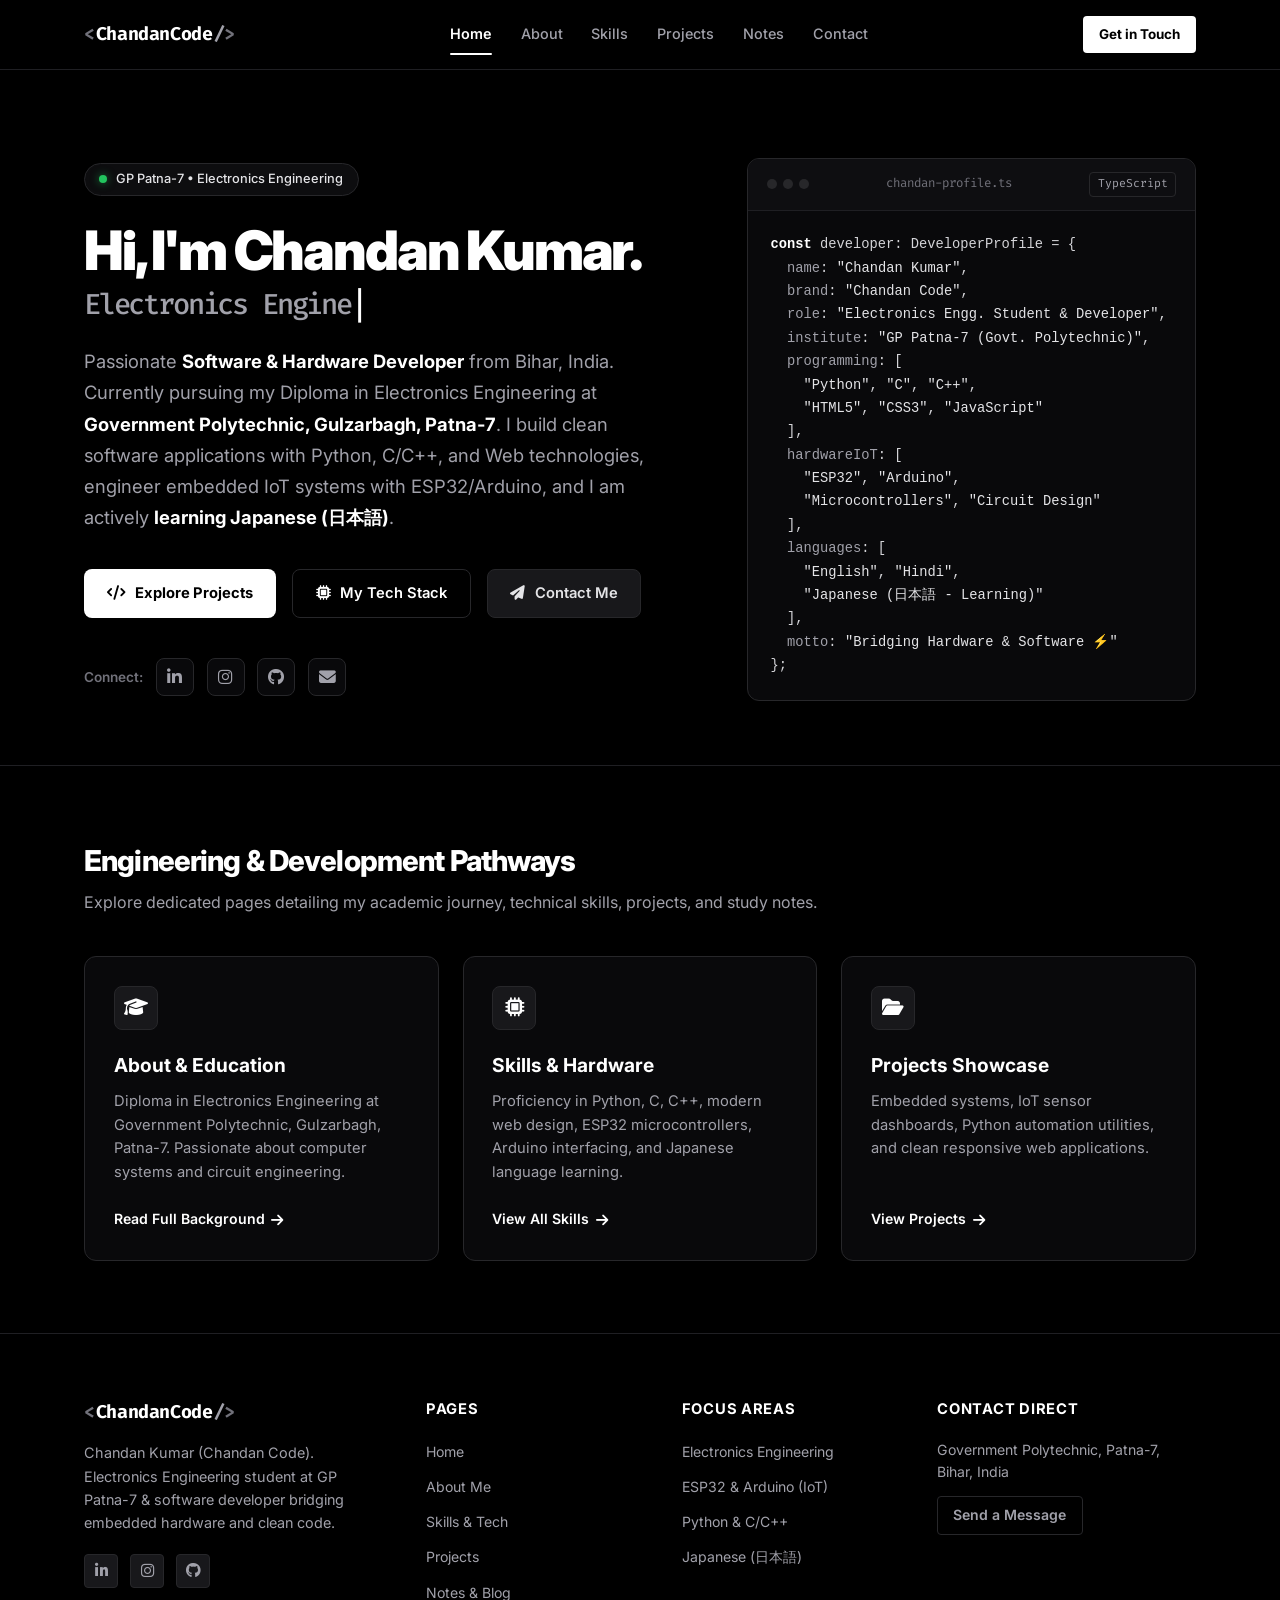
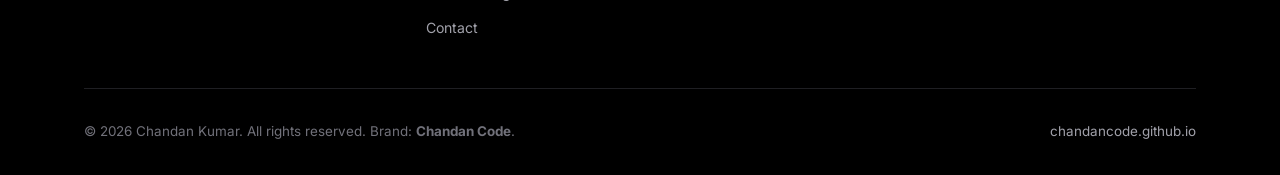
<file: index.html>
<!DOCTYPE html>
<html lang="en">
<head>
  <meta charset="UTF-8">
  <meta name="viewport" content="width=device-width, initial-scale=1.0">

  <!-- Google Search Console Verification -->
  <meta name="google-site-verification" content="LwDmIi6dR7YNNeRTumgiZf6WXeKPQ742-F4e2Irbvz4" />

  <!-- SEO & AEO Primary Metadata -->
  <title>Chandan Code | Chandan Kumar — Electronics Engineering &amp; Software Developer</title>
  <meta name="title" content="Chandan Code | Chandan Kumar — Electronics Engineering &amp; Software Developer">
  <meta name="description" content="Official website of Chandan Kumar (Chandan Code). Electronics Engineering student at GP Patna-7, Bihar. Specialized in Python, C/C++, Web Development, ESP32, Arduino, IoT, and learning Japanese.">
  <meta name="keywords" content="Chandan Code, Chandan Kumar, GP Patna 7, Government Polytechnic Gulzarbagh Patna, Electronics Engineering Bihar, Python Developer, C C++ Programmer, ESP32 IoT Developer, Chandan Code Portfolio">
  <meta name="author" content="Chandan Kumar (Chandan Code)">
  <meta name="robots" content="index, follow, max-image-preview:large, max-snippet:-1, max-video-preview:-1">
  <link rel="canonical" href="https://chandancode.github.io/">

  <!-- Open Graph / Social Media -->
  <meta property="og:type" content="website">
  <meta property="og:url" content="https://chandancode.github.io/">
  <meta property="og:site_name" content="Chandan Code">
  <meta property="og:title" content="Chandan Code — Chandan Kumar Portfolio">
  <meta property="og:description" content="Electronics Engineering student at GP Patna-7 &amp; Developer specializing in Python, C/C++, Web, ESP32, and IoT systems.">
  <meta property="og:image" content="https://chandancode.github.io/og-image.png">

  <!-- Twitter Cards -->
  <meta name="twitter:card" content="summary_large_image">
  <meta name="twitter:url" content="https://chandancode.github.io/">
  <meta name="twitter:title" content="Chandan Code | Chandan Kumar">
  <meta name="twitter:description" content="Electronics Engineering student at GP Patna-7 &amp; Developer building software and embedded IoT hardware.">

  <!-- Favicon -->
  <link rel="icon" type="image/svg+xml" href="data:image/svg+xml,<svg xmlns='http://www.w3.org/2000/svg' viewBox='0 0 100 100'><rect width='100' height='100' rx='16' fill='%23000'/><text x='50%' y='64%' font-size='44' font-family='monospace' font-weight='bold' fill='%23fff' text-anchor='middle'>&lt;C/&gt;</text></svg>">

  <!-- Typography & Icons (Inter, Fira Code, FontAwesome) -->
  <link rel="preconnect" href="https://fonts.googleapis.com">
  <link rel="preconnect" href="https://fonts.gstatic.com" crossorigin>
  <link href="https://fonts.googleapis.com/css2?family=Fira+Code:wght@400;500;600;700&family=Inter:wght@300;400;500;600;700;800;900&display=swap" rel="stylesheet">
  <link rel="stylesheet" href="https://cdnjs.cloudflare.com/ajax/libs/font-awesome/6.5.1/css/all.min.css" integrity="sha512-DTOQO9RWCH3ppGqcWaEA1BIZOC6xxalwEsw9c2QQeAIftl+Vegovlnee1c9QX4TctnWMn13TZye+giMm8e2LwA==" crossorigin="anonymous" referrerpolicy="no-referrer" />

  <!-- Pure Black & White Stylesheet -->
  <link rel="stylesheet" href="style.css">

  <!-- Schema.org JSON-LD Structured Data for Google & AI Models -->
  <script type="application/ld+json">
  {
    "@context": "https://schema.org",
    "@graph": [
      {
        "@type": "WebSite",
        "@id": "https://chandancode.github.io/#website",
        "url": "https://chandancode.github.io/",
        "name": "Chandan Code",
        "alternateName": ["ChandanCode", "Chandan Kumar Official"],
        "description": "Personal portfolio, engineering notes, and software/hardware projects of Chandan Kumar.",
        "publisher": {
          "@id": "https://chandancode.github.io/#person"
        }
      },
      {
        "@type": "Person",
        "@id": "https://chandancode.github.io/#person",
        "name": "Chandan Kumar",
        "alternateName": ["Chandan Code", "ChandanCode"],
        "jobTitle": "Electronics Engineering Student & Software/Hardware Developer",
        "alumniOf": {
          "@type": "EducationalOrganization",
          "name": "Government Polytechnic, Gulzarbagh, Patna-7 (GP Patna 7)"
        },
        "url": "https://chandancode.github.io/",
        "sameAs": [
          "https://www.linkedin.com/in/chandan-kumar-806581425",
          "https://www.instagram.com/ywusj99mskeo39eownwn",
          "https://github.com/chandancode"
        ],
        "knowsAbout": [
          "Electronics Engineering",
          "Python Programming",
          "C & C++",
          "HTML5 & CSS3",
          "JavaScript",
          "ESP32 & Arduino",
          "Internet of Things (IoT)",
          "Microcontrollers & Circuit Design",
          "Japanese Language (日本語)"
        ]
      }
    ]
  }
  </script>
</head>
<body>

  <!-- Sticky Header Navigation -->
  <header class="header">
    <div class="container nav-container">
      <a href="index.html" class="logo" aria-label="Chandan Code Home">
        <span class="logo-bracket">&lt;</span><span class="logo-name">ChandanCode</span><span class="logo-slash">&#47;</span><span class="logo-bracket">&gt;</span>
      </a>

      <!-- Multi-Page Navigation Menu -->
      <nav class="nav-menu" id="navMenu">
        <ul class="nav-list">
          <li><a href="index.html" class="nav-link active">Home</a></li>
          <li><a href="about.html" class="nav-link">About</a></li>
          <li><a href="skills.html" class="nav-link">Skills</a></li>
          <li><a href="projects.html" class="nav-link">Projects</a></li>
          <li><a href="blog.html" class="nav-link">Notes</a></li>
          <li><a href="contact.html" class="nav-link">Contact</a></li>
        </ul>
      </nav>

      <div class="nav-actions">
        <a href="contact.html" class="btn btn-sm btn-primary hide-mobile">Get in Touch</a>
        <button class="mobile-toggle" id="mobileToggle" aria-label="Toggle navigation">
          <span class="bar"></span>
          <span class="bar"></span>
          <span class="bar"></span>
        </button>
      </div>
    </div>
  </header>

  <main>
    <!-- HERO SECTION -->
    <section class="hero-section">
      <div class="container hero-grid">
        
        <div class="hero-left">
          <div class="status-pill">
            <span class="status-dot"></span>
            <span class="status-label">GP Patna-7 • Electronics Engineering</span>
          </div>

          <h1 class="hero-title">
            Hi, I'm Chandan Kumar.<br>
            <span class="hero-role-line">
              <span id="heroTypewriter">Electronics Engineering Student</span><span class="cursor">|</span>
            </span>
          </h1>

          <p class="hero-description">
            Passionate <strong>Software &amp; Hardware Developer</strong> from Bihar, India. Currently pursuing my Diploma in Electronics Engineering at <strong>Government Polytechnic, Gulzarbagh, Patna-7</strong>. I build clean software applications with Python, C/C++, and Web technologies, engineer embedded IoT systems with ESP32/Arduino, and I am actively <strong>learning Japanese (日本語)</strong>.
          </p>

          <div class="hero-buttons">
            <a href="projects.html" class="btn btn-primary">
              <i class="fa-solid fa-code"></i> Explore Projects
            </a>
            <a href="skills.html" class="btn btn-outline">
              <i class="fa-solid fa-microchip"></i> My Tech Stack
            </a>
            <a href="contact.html" class="btn btn-subtle">
              <i class="fa-solid fa-paper-plane"></i> Contact Me
            </a>
          </div>

          <!-- Socials Strip -->
          <div class="hero-socials">
            <span>Connect:</span>
            <a href="https://www.linkedin.com/in/chandan-kumar-806581425?utm_source=share_via&utm_content=profile&utm_medium=member_android" target="_blank" rel="noopener noreferrer" class="social-icon-btn" title="LinkedIn">
              <i class="fa-brands fa-linkedin-in"></i>
            </a>
            <a href="https://www.instagram.com/ywusj99mskeo39eownwn?xtok=MTA1b2xtd2MyNjZudQ==" target="_blank" rel="noopener noreferrer" class="social-icon-btn" title="Instagram">
              <i class="fa-brands fa-instagram"></i>
            </a>
            <a href="https://github.com/chandancode" target="_blank" rel="noopener noreferrer" class="social-icon-btn" title="GitHub">
              <i class="fa-brands fa-github"></i>
            </a>
            <a href="mailto:contact@chandancode.com" class="social-icon-btn" title="Email">
              <i class="fa-solid fa-envelope"></i>
            </a>
          </div>
        </div>

        <!-- Terminal Window Mockup (Apple / Vercel Pure Monochrome) -->
        <div class="hero-right">
          <div class="terminal-window">
            <div class="terminal-header">
              <div class="terminal-dots">
                <span class="dot"></span>
                <span class="dot"></span>
                <span class="dot"></span>
              </div>
              <span class="terminal-tab-name">chandan-profile.ts</span>
              <span class="terminal-tag">TypeScript</span>
            </div>
            <div class="terminal-body">
              <pre><code><span class="code-kw">const</span> developer: DeveloperProfile = {
  <span class="code-prop">name</span>: <span class="code-str">"Chandan Kumar"</span>,
  <span class="code-prop">brand</span>: <span class="code-str">"Chandan Code"</span>,
  <span class="code-prop">role</span>: <span class="code-str">"Electronics Engg. Student &amp; Developer"</span>,
  <span class="code-prop">institute</span>: <span class="code-str">"GP Patna-7 (Govt. Polytechnic)"</span>,
  <span class="code-prop">programming</span>: [
    <span class="code-str">"Python"</span>, <span class="code-str">"C"</span>, <span class="code-str">"C++"</span>, 
    <span class="code-str">"HTML5"</span>, <span class="code-str">"CSS3"</span>, <span class="code-str">"JavaScript"</span>
  ],
  <span class="code-prop">hardwareIoT</span>: [
    <span class="code-str">"ESP32"</span>, <span class="code-str">"Arduino"</span>, 
    <span class="code-str">"Microcontrollers"</span>, <span class="code-str">"Circuit Design"</span>
  ],
  <span class="code-prop">languages</span>: [
    <span class="code-str">"English"</span>, <span class="code-str">"Hindi"</span>, 
    <span class="code-str">"Japanese (日本語 - Learning)"</span>
  ],
  <span class="code-prop">motto</span>: <span class="code-str">"Bridging Hardware &amp; Software ⚡"</span>
};</code></pre>
            </div>
          </div>
        </div>

      </div>
    </section>

    <!-- OVERVIEW CARDS (Multi-Page Pathways) -->
    <section class="overview-section">
      <div class="container">
        <div class="section-headline">
          <h2>Engineering &amp; Development Pathways</h2>
          <p>Explore dedicated pages detailing my academic journey, technical skills, projects, and study notes.</p>
        </div>

        <div class="home-cards-grid">
          
          <div class="overview-card">
            <div class="overview-card-icon"><i class="fa-solid fa-graduation-cap"></i></div>
            <h3>About &amp; Education</h3>
            <p>Diploma in Electronics Engineering at Government Polytechnic, Gulzarbagh, Patna-7. Passionate about computer systems and circuit engineering.</p>
            <a href="about.html" class="card-arrow-link">Read Full Background <i class="fa-solid fa-arrow-right"></i></a>
          </div>

          <div class="overview-card">
            <div class="overview-card-icon"><i class="fa-solid fa-microchip"></i></div>
            <h3>Skills &amp; Hardware</h3>
            <p>Proficiency in Python, C, C++, modern web design, ESP32 microcontrollers, Arduino interfacing, and Japanese language learning.</p>
            <a href="skills.html" class="card-arrow-link">View All Skills <i class="fa-solid fa-arrow-right"></i></a>
          </div>

          <div class="overview-card">
            <div class="overview-card-icon"><i class="fa-solid fa-folder-open"></i></div>
            <h3>Projects Showcase</h3>
            <p>Embedded systems, IoT sensor dashboards, Python automation utilities, and clean responsive web applications.</p>
            <a href="projects.html" class="card-arrow-link">View Projects <i class="fa-solid fa-arrow-right"></i></a>
          </div>

        </div>
      </div>
    </section>
  </main>

  <!-- PURE BLACK FOOTER -->
  <footer class="footer">
    <div class="container">
      <div class="footer-top">
        
        <div class="footer-about">
          <a href="index.html" class="logo">
            <span class="logo-bracket">&lt;</span><span class="logo-name">ChandanCode</span><span class="logo-slash">&#47;</span><span class="logo-bracket">&gt;</span>
          </a>
          <p>
            Chandan Kumar (Chandan Code). Electronics Engineering student at GP Patna-7 &amp; software developer bridging embedded hardware and clean code.
          </p>
          <div class="footer-social-links">
            <a href="https://www.linkedin.com/in/chandan-kumar-806581425?utm_source=share_via&utm_content=profile&utm_medium=member_android" target="_blank" rel="noopener noreferrer" title="LinkedIn"><i class="fa-brands fa-linkedin-in"></i></a>
            <a href="https://www.instagram.com/ywusj99mskeo39eownwn?xtok=MTA1b2xtd2MyNjZudQ==" target="_blank" rel="noopener noreferrer" title="Instagram"><i class="fa-brands fa-instagram"></i></a>
            <a href="https://github.com/chandancode" target="_blank" rel="noopener noreferrer" title="GitHub"><i class="fa-brands fa-github"></i></a>
          </div>
        </div>

        <div class="footer-col">
          <h4>Pages</h4>
          <ul>
            <li><a href="index.html">Home</a></li>
            <li><a href="about.html">About Me</a></li>
            <li><a href="skills.html">Skills &amp; Tech</a></li>
            <li><a href="projects.html">Projects</a></li>
            <li><a href="blog.html">Notes &amp; Blog</a></li>
            <li><a href="contact.html">Contact</a></li>
          </ul>
        </div>

        <div class="footer-col">
          <h4>Focus Areas</h4>
          <ul>
            <li><a href="skills.html">Electronics Engineering</a></li>
            <li><a href="skills.html">ESP32 &amp; Arduino (IoT)</a></li>
            <li><a href="skills.html">Python &amp; C/C++</a></li>
            <li><a href="skills.html">Japanese (日本語)</a></li>
          </ul>
        </div>

        <div class="footer-col">
          <h4>Contact Direct</h4>
          <p style="font-size: 0.88rem; color: #a1a1aa; margin-bottom: 0.75rem;">Government Polytechnic, Patna-7, Bihar, India</p>
          <a href="contact.html" class="btn btn-sm btn-outline">Send a Message</a>
        </div>

      </div>

      <div class="footer-bottom">
        <p>&copy; 2026 Chandan Kumar. All rights reserved. Brand: <strong>Chandan Code</strong>.</p>
        <p><a href="https://chandancode.github.io/">chandancode.github.io</a></p>
      </div>
    </div>
  </footer>

  <script src="script.js"></script>
</body>
</html>
</file>
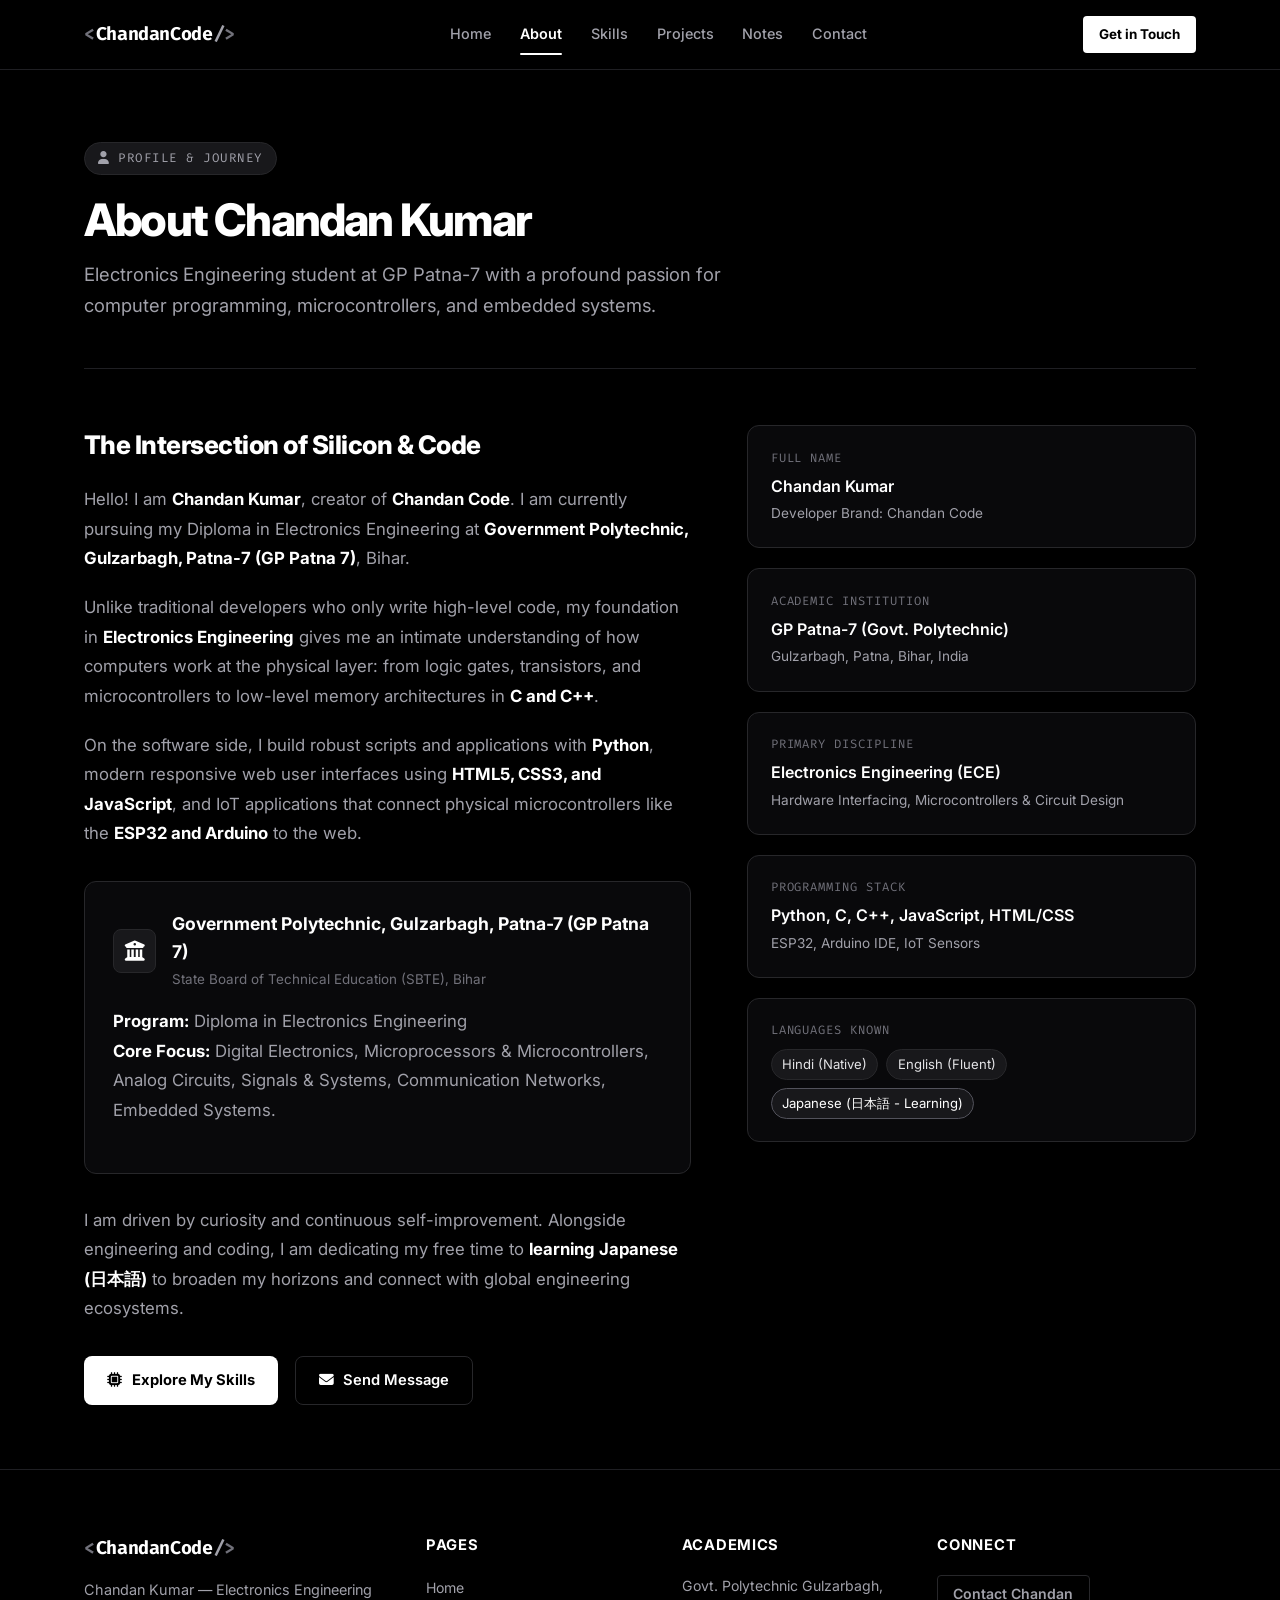
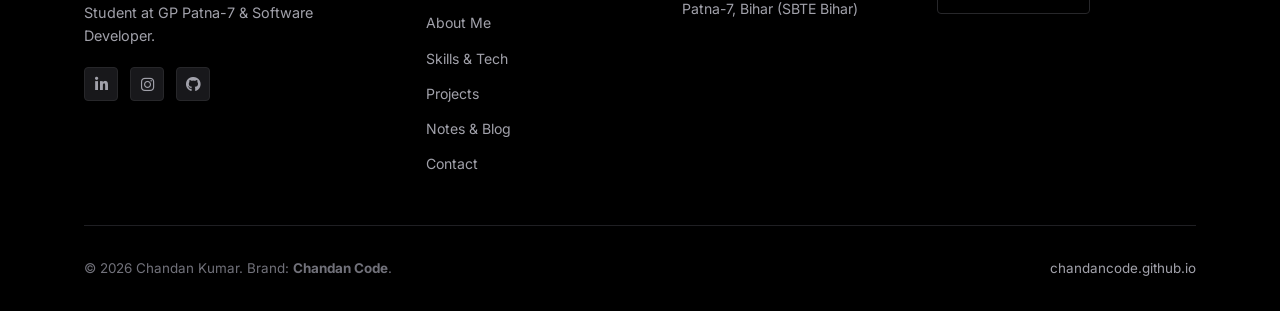
<file: about.html>
<!DOCTYPE html>
<html lang="en">
<head>
  <meta charset="UTF-8">
  <meta name="viewport" content="width=device-width, initial-scale=1.0">
  <meta name="google-site-verification" content="LwDmIi6dR7YNNeRTumgiZf6WXeKPQ742-F4e2Irbvz4" />

  <title>About Me | Chandan Kumar — Chandan Code</title>
  <meta name="title" content="About Me | Chandan Kumar — Chandan Code">
  <meta name="description" content="Biography and academic background of Chandan Kumar (Chandan Code). Electronics Engineering student at Government Polytechnic, Gulzarbagh, Patna-7 (GP Patna 7), Bihar.">
  <meta name="author" content="Chandan Kumar">
  <meta name="robots" content="index, follow">
  <link rel="canonical" href="https://chandancode.github.io/about.html">

  <link rel="icon" type="image/svg+xml" href="data:image/svg+xml,<svg xmlns='http://www.w3.org/2000/svg' viewBox='0 0 100 100'><rect width='100' height='100' rx='16' fill='%23000'/><text x='50%' y='64%' font-size='44' font-family='monospace' font-weight='bold' fill='%23fff' text-anchor='middle'>&lt;C/&gt;</text></svg>">
  <link rel="preconnect" href="https://fonts.googleapis.com">
  <link rel="preconnect" href="https://fonts.gstatic.com" crossorigin>
  <link href="https://fonts.googleapis.com/css2?family=Fira+Code:wght@400;500;600;700&family=Inter:wght@300;400;500;600;700;800;900&display=swap" rel="stylesheet">
  <link rel="stylesheet" href="https://cdnjs.cloudflare.com/ajax/libs/font-awesome/6.5.1/css/all.min.css">
  <link rel="stylesheet" href="style.css">

  <script type="application/ld+json">
  {
    "@context": "https://schema.org",
    "@type": "AboutPage",
    "name": "About Chandan Kumar",
    "url": "https://chandancode.github.io/about.html",
    "mainEntity": {
      "@type": "Person",
      "name": "Chandan Kumar",
      "alternateName": "Chandan Code",
      "alumniOf": "Government Polytechnic, Gulzarbagh, Patna-7 (GP Patna 7)",
      "jobTitle": "Electronics Engineering Student & Developer"
    }
  }
  </script>
</head>
<body>

  <!-- Header -->
  <header class="header">
    <div class="container nav-container">
      <a href="index.html" class="logo">
        <span class="logo-bracket">&lt;</span><span class="logo-name">ChandanCode</span><span class="logo-slash">&#47;</span><span class="logo-bracket">&gt;</span>
      </a>

      <nav class="nav-menu" id="navMenu">
        <ul class="nav-list">
          <li><a href="index.html" class="nav-link">Home</a></li>
          <li><a href="about.html" class="nav-link active">About</a></li>
          <li><a href="skills.html" class="nav-link">Skills</a></li>
          <li><a href="projects.html" class="nav-link">Projects</a></li>
          <li><a href="blog.html" class="nav-link">Notes</a></li>
          <li><a href="contact.html" class="nav-link">Contact</a></li>
        </ul>
      </nav>

      <div class="nav-actions">
        <a href="contact.html" class="btn btn-sm btn-primary hide-mobile">Get in Touch</a>
        <button class="mobile-toggle" id="mobileToggle" aria-label="Toggle navigation">
          <span class="bar"></span><span class="bar"></span><span class="bar"></span>
        </button>
      </div>
    </div>
  </header>

  <main>
    <div class="container">
      
      <!-- Page Header -->
      <div class="page-header">
        <div class="section-tag"><i class="fa-solid fa-user"></i> Profile &amp; Journey</div>
        <h1 class="page-title">About Chandan Kumar</h1>
        <p class="page-subtitle">Electronics Engineering student at GP Patna-7 with a profound passion for computer programming, microcontrollers, and embedded systems.</p>
      </div>

      <!-- About Grid -->
      <div class="about-grid">
        
        <div class="about-text">
          <h3>The Intersection of Silicon &amp; Code</h3>
          <p>
            Hello! I am <strong>Chandan Kumar</strong>, creator of <strong>Chandan Code</strong>. I am currently pursuing my Diploma in Electronics Engineering at <strong>Government Polytechnic, Gulzarbagh, Patna-7 (GP Patna 7)</strong>, Bihar.
          </p>
          <p>
            Unlike traditional developers who only write high-level code, my foundation in <strong>Electronics Engineering</strong> gives me an intimate understanding of how computers work at the physical layer: from logic gates, transistors, and microcontrollers to low-level memory architectures in <strong>C and C++</strong>.
          </p>
          <p>
            On the software side, I build robust scripts and applications with <strong>Python</strong>, modern responsive web user interfaces using <strong>HTML5, CSS3, and JavaScript</strong>, and IoT applications that connect physical microcontrollers like the <strong>ESP32 and Arduino</strong> to the web.
          </p>

          <!-- Education Card -->
          <div class="education-box">
            <div class="edu-header">
              <div class="edu-icon"><i class="fa-solid fa-building-columns"></i></div>
              <div class="edu-title">
                <h4>Government Polytechnic, Gulzarbagh, Patna-7 (GP Patna 7)</h4>
                <span>State Board of Technical Education (SBTE), Bihar</span>
              </div>
            </div>
            <p class="edu-details">
              <strong>Program:</strong> Diploma in Electronics Engineering<br>
              <strong>Core Focus:</strong> Digital Electronics, Microprocessors &amp; Microcontrollers, Analog Circuits, Signals &amp; Systems, Communication Networks, Embedded Systems.
            </p>
          </div>

          <p>
            I am driven by curiosity and continuous self-improvement. Alongside engineering and coding, I am dedicating my free time to <strong>learning Japanese (日本語)</strong> to broaden my horizons and connect with global engineering ecosystems.
          </p>

          <div style="margin-top: 2rem;">
            <a href="skills.html" class="btn btn-primary"><i class="fa-solid fa-microchip"></i> Explore My Skills</a>
            <a href="contact.html" class="btn btn-outline" style="margin-left: 0.8rem;"><i class="fa-solid fa-envelope"></i> Send Message</a>
          </div>
        </div>

        <!-- Sidebar Facts -->
        <div class="facts-sidebar">
          
          <div class="fact-item">
            <span class="fact-label">Full Name</span>
            <div class="fact-val">Chandan Kumar</div>
            <div class="fact-desc">Developer Brand: Chandan Code</div>
          </div>

          <div class="fact-item">
            <span class="fact-label">Academic Institution</span>
            <div class="fact-val">GP Patna-7 (Govt. Polytechnic)</div>
            <div class="fact-desc">Gulzarbagh, Patna, Bihar, India</div>
          </div>

          <div class="fact-item">
            <span class="fact-label">Primary Discipline</span>
            <div class="fact-val">Electronics Engineering (ECE)</div>
            <div class="fact-desc">Hardware Interfacing, Microcontrollers &amp; Circuit Design</div>
          </div>

          <div class="fact-item">
            <span class="fact-label">Programming Stack</span>
            <div class="fact-val">Python, C, C++, JavaScript, HTML/CSS</div>
            <div class="fact-desc">ESP32, Arduino IDE, IoT Sensors</div>
          </div>

          <div class="fact-item">
            <span class="fact-label">Languages Known</span>
            <div class="lang-chips">
              <span class="lang-chip">Hindi (Native)</span>
              <span class="lang-chip">English (Fluent)</span>
              <span class="lang-chip highlight">Japanese (日本語 - Learning)</span>
            </div>
          </div>

        </div>

      </div>

    </div>
  </main>

  <footer class="footer">
    <div class="container">
      <div class="footer-top">
        <div class="footer-about">
          <a href="index.html" class="logo">
            <span class="logo-bracket">&lt;</span><span class="logo-name">ChandanCode</span><span class="logo-slash">&#47;</span><span class="logo-bracket">&gt;</span>
          </a>
          <p>Chandan Kumar — Electronics Engineering Student at GP Patna-7 &amp; Software Developer.</p>
          <div class="footer-social-links">
            <a href="https://www.linkedin.com/in/chandan-kumar-806581425?utm_source=share_via&utm_content=profile&utm_medium=member_android" target="_blank" rel="noopener noreferrer"><i class="fa-brands fa-linkedin-in"></i></a>
            <a href="https://www.instagram.com/ywusj99mskeo39eownwn?xtok=MTA1b2xtd2MyNjZudQ==" target="_blank" rel="noopener noreferrer"><i class="fa-brands fa-instagram"></i></a>
            <a href="https://github.com/chandancode" target="_blank" rel="noopener noreferrer"><i class="fa-brands fa-github"></i></a>
          </div>
        </div>
        <div class="footer-col">
          <h4>Pages</h4>
          <ul>
            <li><a href="index.html">Home</a></li>
            <li><a href="about.html">About Me</a></li>
            <li><a href="skills.html">Skills &amp; Tech</a></li>
            <li><a href="projects.html">Projects</a></li>
            <li><a href="blog.html">Notes &amp; Blog</a></li>
            <li><a href="contact.html">Contact</a></li>
          </ul>
        </div>
        <div class="footer-col">
          <h4>Academics</h4>
          <p style="font-size: 0.88rem; color: #a1a1aa;">Govt. Polytechnic Gulzarbagh, Patna-7, Bihar (SBTE Bihar)</p>
        </div>
        <div class="footer-col">
          <h4>Connect</h4>
          <a href="contact.html" class="btn btn-sm btn-outline">Contact Chandan</a>
        </div>
      </div>
      <div class="footer-bottom">
        <p>&copy; 2026 Chandan Kumar. Brand: <strong>Chandan Code</strong>.</p>
        <p><a href="https://chandancode.github.io/">chandancode.github.io</a></p>
      </div>
    </div>
  </footer>

  <script src="script.js"></script>
</body>
</html>
</file>
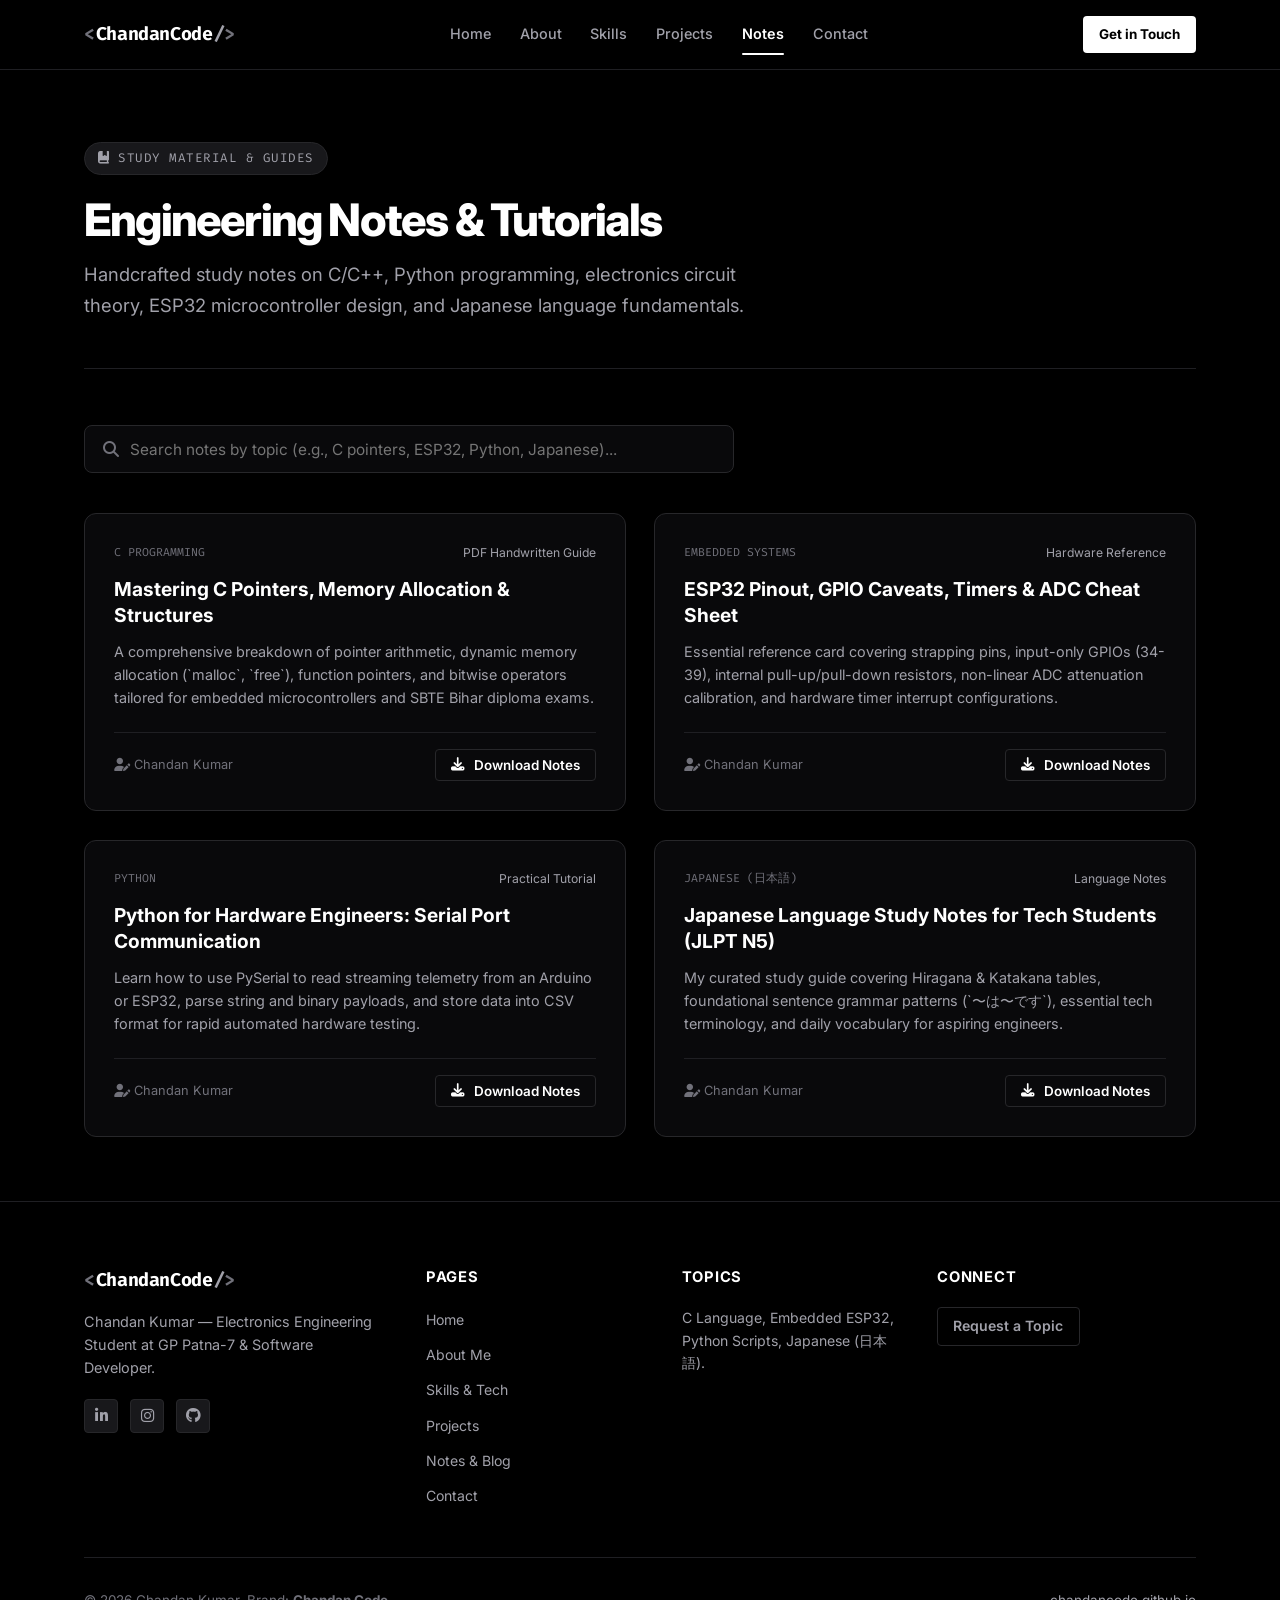
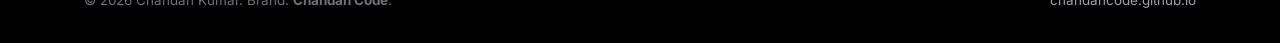
<file: blog.html>
<!DOCTYPE html>
<html lang="en">
<head>
  <meta charset="UTF-8">
  <meta name="viewport" content="width=device-width, initial-scale=1.0">
  <meta name="google-site-verification" content="LwDmIi6dR7YNNeRTumgiZf6WXeKPQ742-F4e2Irbvz4" />

  <title>Engineering Notes &amp; Tutorials | Chandan Kumar — Chandan Code</title>
  <meta name="title" content="Engineering Notes &amp; Tutorials | Chandan Kumar — Chandan Code">
  <meta name="description" content="Free engineering notes, C/C++ programming guides, Python tutorials, ESP32 cheat sheets, and Japanese study notes by Chandan Kumar (GP Patna-7).">
  <meta name="author" content="Chandan Kumar">
  <meta name="robots" content="index, follow">
  <link rel="canonical" href="https://chandancode.github.io/blog.html">

  <link rel="icon" type="image/svg+xml" href="data:image/svg+xml,<svg xmlns='http://www.w3.org/2000/svg' viewBox='0 0 100 100'><rect width='100' height='100' rx='16' fill='%23000'/><text x='50%' y='64%' font-size='44' font-family='monospace' font-weight='bold' fill='%23fff' text-anchor='middle'>&lt;C/&gt;</text></svg>">
  <link rel="preconnect" href="https://fonts.googleapis.com">
  <link rel="preconnect" href="https://fonts.gstatic.com" crossorigin>
  <link href="https://fonts.googleapis.com/css2?family=Fira+Code:wght@400;500;600;700&family=Inter:wght@300;400;500;600;700;800;900&display=swap" rel="stylesheet">
  <link rel="stylesheet" href="https://cdnjs.cloudflare.com/ajax/libs/font-awesome/6.5.1/css/all.min.css">
  <link rel="stylesheet" href="style.css">
</head>
<body>

  <!-- Header -->
  <header class="header">
    <div class="container nav-container">
      <a href="index.html" class="logo">
        <span class="logo-bracket">&lt;</span><span class="logo-name">ChandanCode</span><span class="logo-slash">&#47;</span><span class="logo-bracket">&gt;</span>
      </a>

      <nav class="nav-menu" id="navMenu">
        <ul class="nav-list">
          <li><a href="index.html" class="nav-link">Home</a></li>
          <li><a href="about.html" class="nav-link">About</a></li>
          <li><a href="skills.html" class="nav-link">Skills</a></li>
          <li><a href="projects.html" class="nav-link">Projects</a></li>
          <li><a href="blog.html" class="nav-link active">Notes</a></li>
          <li><a href="contact.html" class="nav-link">Contact</a></li>
        </ul>
      </nav>

      <div class="nav-actions">
        <a href="contact.html" class="btn btn-sm btn-primary hide-mobile">Get in Touch</a>
        <button class="mobile-toggle" id="mobileToggle" aria-label="Toggle navigation">
          <span class="bar"></span><span class="bar"></span><span class="bar"></span>
        </button>
      </div>
    </div>
  </header>

  <main>
    <div class="container">
      
      <!-- Page Header -->
      <div class="page-header">
        <div class="section-tag"><i class="fa-solid fa-book-bookmark"></i> Study Material &amp; Guides</div>
        <h1 class="page-title">Engineering Notes &amp; Tutorials</h1>
        <p class="page-subtitle">Handcrafted study notes on C/C++, Python programming, electronics circuit theory, ESP32 microcontroller design, and Japanese language fundamentals.</p>
      </div>

      <!-- Live Search Box -->
      <div class="blog-search-wrap">
        <div class="search-input-box">
          <i class="fa-solid fa-magnifying-glass"></i>
          <input type="text" id="blogSearch" placeholder="Search notes by topic (e.g., C pointers, ESP32, Python, Japanese)..." aria-label="Search notes">
        </div>
      </div>

      <!-- Notes Grid -->
      <div class="notes-grid">
        
        <!-- NOTE 1: C Programming & Pointers -->
        <article class="note-card">
          <div class="note-head">
            <span class="note-cat">C Programming</span>
            <span class="note-type">PDF Handwritten Guide</span>
          </div>
          <h2 class="note-title">Mastering C Pointers, Memory Allocation &amp; Structures</h2>
          <p class="note-summary">
            A comprehensive breakdown of pointer arithmetic, dynamic memory allocation (`malloc`, `free`), function pointers, and bitwise operators tailored for embedded microcontrollers and SBTE Bihar diploma exams.
          </p>
          <div class="note-footer">
            <span class="note-author"><i class="fa-solid fa-user-pen"></i> Chandan Kumar</span>
            <button class="btn btn-sm btn-outline btn-download-note" data-note="Mastering C Pointers Guide">
              <i class="fa-solid fa-download"></i> Download Notes
            </button>
          </div>
        </article>

        <!-- NOTE 2: ESP32 Hardware Cheat Sheet -->
        <article class="note-card">
          <div class="note-head">
            <span class="note-cat">Embedded Systems</span>
            <span class="note-type">Hardware Reference</span>
          </div>
          <h2 class="note-title">ESP32 Pinout, GPIO Caveats, Timers &amp; ADC Cheat Sheet</h2>
          <p class="note-summary">
            Essential reference card covering strapping pins, input-only GPIOs (34-39), internal pull-up/pull-down resistors, non-linear ADC attenuation calibration, and hardware timer interrupt configurations.
          </p>
          <div class="note-footer">
            <span class="note-author"><i class="fa-solid fa-user-pen"></i> Chandan Kumar</span>
            <button class="btn btn-sm btn-outline btn-download-note" data-note="ESP32 GPIO & Timers Cheat Sheet">
              <i class="fa-solid fa-download"></i> Download Notes
            </button>
          </div>
        </article>

        <!-- NOTE 3: Python Automation -->
        <article class="note-card">
          <div class="note-head">
            <span class="note-cat">Python</span>
            <span class="note-type">Practical Tutorial</span>
          </div>
          <h2 class="note-title">Python for Hardware Engineers: Serial Port Communication</h2>
          <p class="note-summary">
            Learn how to use PySerial to read streaming telemetry from an Arduino or ESP32, parse string and binary payloads, and store data into CSV format for rapid automated hardware testing.
          </p>
          <div class="note-footer">
            <span class="note-author"><i class="fa-solid fa-user-pen"></i> Chandan Kumar</span>
            <button class="btn btn-sm btn-outline btn-download-note" data-note="Python Serial Port Communication">
              <i class="fa-solid fa-download"></i> Download Notes
            </button>
          </div>
        </article>

        <!-- NOTE 4: Japanese Guide -->
        <article class="note-card">
          <div class="note-head">
            <span class="note-cat">Japanese (日本語)</span>
            <span class="note-type">Language Notes</span>
          </div>
          <h2 class="note-title">Japanese Language Study Notes for Tech Students (JLPT N5)</h2>
          <p class="note-summary">
            My curated study guide covering Hiragana &amp; Katakana tables, foundational sentence grammar patterns (`〜は〜です`), essential tech terminology, and daily vocabulary for aspiring engineers.
          </p>
          <div class="note-footer">
            <span class="note-author"><i class="fa-solid fa-user-pen"></i> Chandan Kumar</span>
            <button class="btn btn-sm btn-outline btn-download-note" data-note="Japanese Study Guide for Tech Students">
              <i class="fa-solid fa-download"></i> Download Notes
            </button>
          </div>
        </article>

      </div>

    </div>
  </main>

  <footer class="footer">
    <div class="container">
      <div class="footer-top">
        <div class="footer-about">
          <a href="index.html" class="logo">
            <span class="logo-bracket">&lt;</span><span class="logo-name">ChandanCode</span><span class="logo-slash">&#47;</span><span class="logo-bracket">&gt;</span>
          </a>
          <p>Chandan Kumar — Electronics Engineering Student at GP Patna-7 &amp; Software Developer.</p>
          <div class="footer-social-links">
            <a href="https://www.linkedin.com/in/chandan-kumar-806581425?utm_source=share_via&utm_content=profile&utm_medium=member_android" target="_blank" rel="noopener noreferrer"><i class="fa-brands fa-linkedin-in"></i></a>
            <a href="https://www.instagram.com/ywusj99mskeo39eownwn?xtok=MTA1b2xtd2MyNjZudQ==" target="_blank" rel="noopener noreferrer"><i class="fa-brands fa-instagram"></i></a>
            <a href="https://github.com/chandancode" target="_blank" rel="noopener noreferrer"><i class="fa-brands fa-github"></i></a>
          </div>
        </div>
        <div class="footer-col">
          <h4>Pages</h4>
          <ul>
            <li><a href="index.html">Home</a></li>
            <li><a href="about.html">About Me</a></li>
            <li><a href="skills.html">Skills &amp; Tech</a></li>
            <li><a href="projects.html">Projects</a></li>
            <li><a href="blog.html">Notes &amp; Blog</a></li>
            <li><a href="contact.html">Contact</a></li>
          </ul>
        </div>
        <div class="footer-col">
          <h4>Topics</h4>
          <p style="font-size: 0.88rem; color: #a1a1aa;">C Language, Embedded ESP32, Python Scripts, Japanese (日本語).</p>
        </div>
        <div class="footer-col">
          <h4>Connect</h4>
          <a href="contact.html" class="btn btn-sm btn-outline">Request a Topic</a>
        </div>
      </div>
      <div class="footer-bottom">
        <p>&copy; 2026 Chandan Kumar. Brand: <strong>Chandan Code</strong>.</p>
        <p><a href="https://chandancode.github.io/">chandancode.github.io</a></p>
      </div>
    </div>
  </footer>

  <script src="script.js"></script>
</body>
</html>
</file>
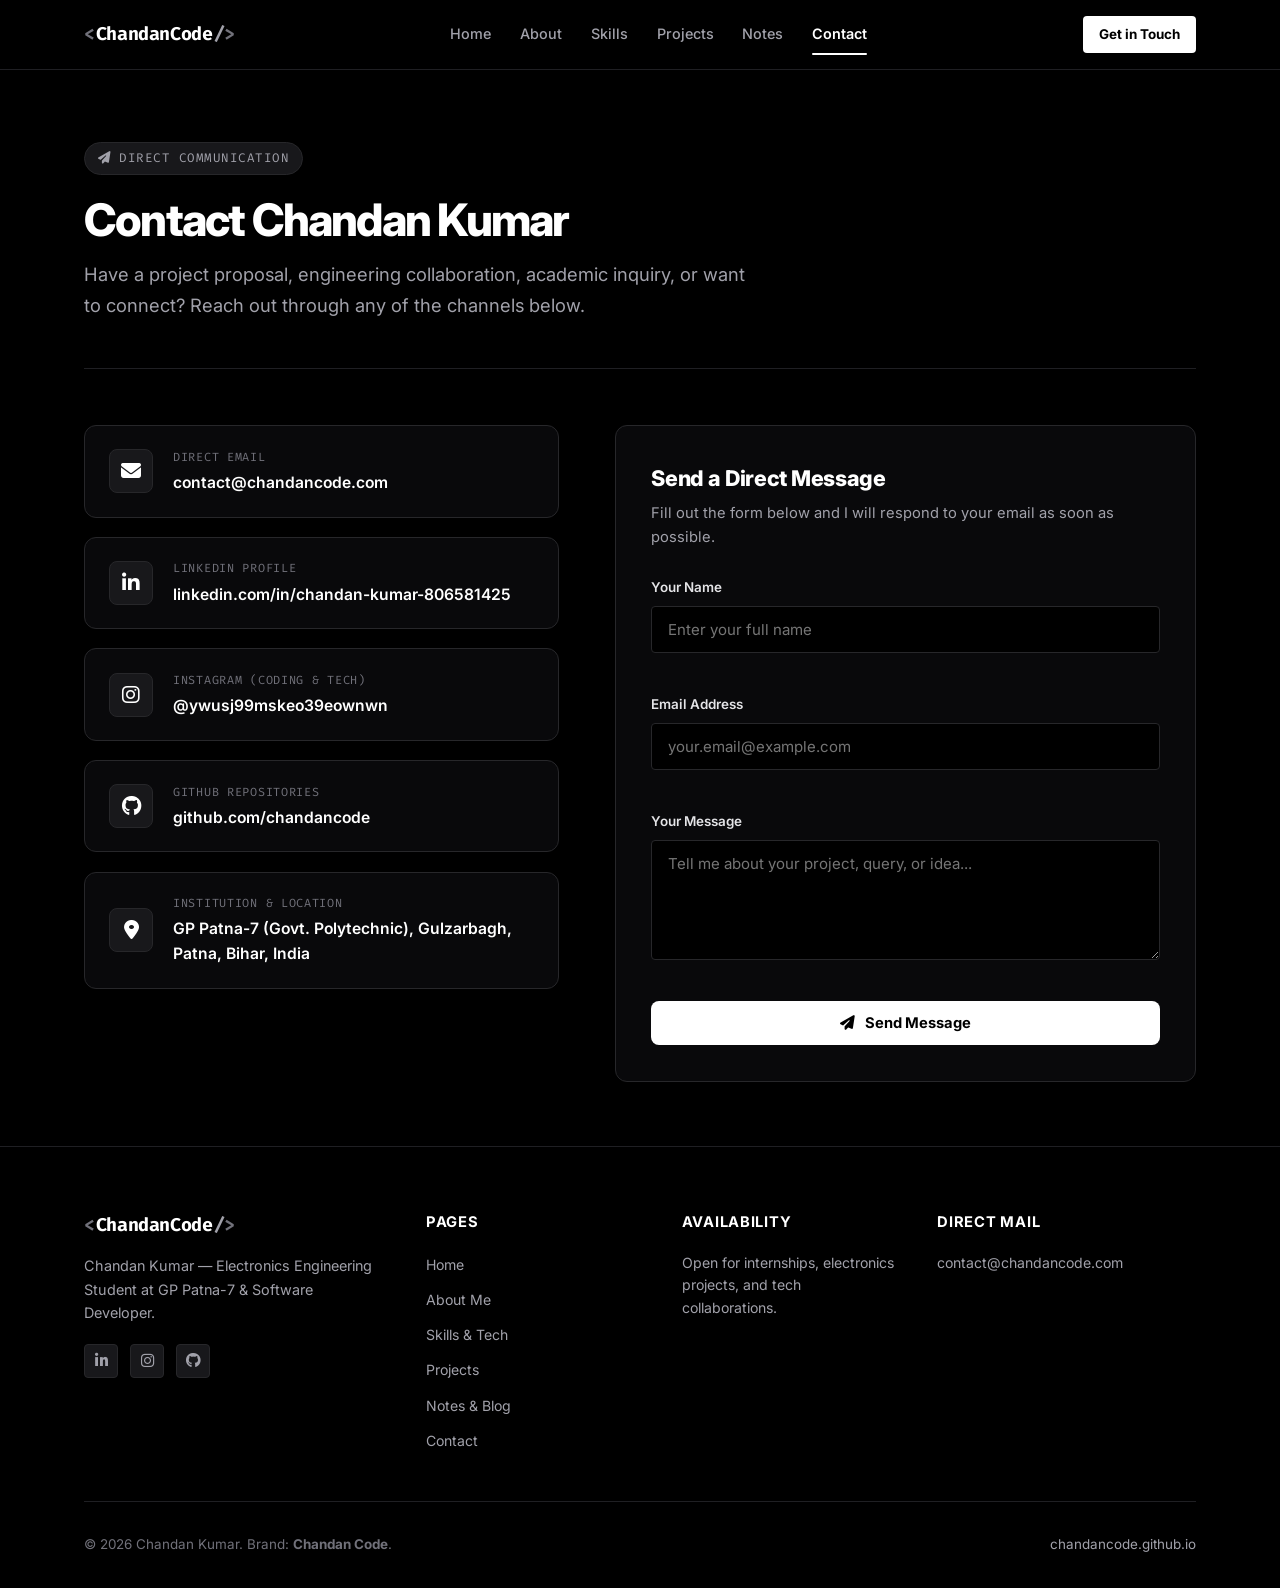
<file: contact.html>
<!DOCTYPE html>
<html lang="en">
<head>
  <meta charset="UTF-8">
  <meta name="viewport" content="width=device-width, initial-scale=1.0">
  <meta name="google-site-verification" content="LwDmIi6dR7YNNeRTumgiZf6WXeKPQ742-F4e2Irbvz4" />

  <title>Contact Chandan Kumar | Chandan Code</title>
  <meta name="title" content="Contact Chandan Kumar | Chandan Code">
  <meta name="description" content="Get in touch with Chandan Kumar (Chandan Code). Direct email, LinkedIn, Instagram, and GitHub profiles. Electronics Engineering student at GP Patna-7, Bihar.">
  <meta name="author" content="Chandan Kumar">
  <meta name="robots" content="index, follow">
  <link rel="canonical" href="https://chandancode.github.io/contact.html">

  <link rel="icon" type="image/svg+xml" href="data:image/svg+xml,<svg xmlns='http://www.w3.org/2000/svg' viewBox='0 0 100 100'><rect width='100' height='100' rx='16' fill='%23000'/><text x='50%' y='64%' font-size='44' font-family='monospace' font-weight='bold' fill='%23fff' text-anchor='middle'>&lt;C/&gt;</text></svg>">
  <link rel="preconnect" href="https://fonts.googleapis.com">
  <link rel="preconnect" href="https://fonts.gstatic.com" crossorigin>
  <link href="https://fonts.googleapis.com/css2?family=Fira+Code:wght@400;500;600;700&family=Inter:wght@300;400;500;600;700;800;900&display=swap" rel="stylesheet">
  <link rel="stylesheet" href="https://cdnjs.cloudflare.com/ajax/libs/font-awesome/6.5.1/css/all.min.css">
  <link rel="stylesheet" href="style.css">
</head>
<body>

  <!-- Header -->
  <header class="header">
    <div class="container nav-container">
      <a href="index.html" class="logo">
        <span class="logo-bracket">&lt;</span><span class="logo-name">ChandanCode</span><span class="logo-slash">&#47;</span><span class="logo-bracket">&gt;</span>
      </a>

      <nav class="nav-menu" id="navMenu">
        <ul class="nav-list">
          <li><a href="index.html" class="nav-link">Home</a></li>
          <li><a href="about.html" class="nav-link">About</a></li>
          <li><a href="skills.html" class="nav-link">Skills</a></li>
          <li><a href="projects.html" class="nav-link">Projects</a></li>
          <li><a href="blog.html" class="nav-link">Notes</a></li>
          <li><a href="contact.html" class="nav-link active">Contact</a></li>
        </ul>
      </nav>

      <div class="nav-actions">
        <a href="contact.html" class="btn btn-sm btn-primary hide-mobile">Get in Touch</a>
        <button class="mobile-toggle" id="mobileToggle" aria-label="Toggle navigation">
          <span class="bar"></span><span class="bar"></span><span class="bar"></span>
        </button>
      </div>
    </div>
  </header>

  <main>
    <div class="container">
      
      <!-- Page Header -->
      <div class="page-header">
        <div class="section-tag"><i class="fa-solid fa-paper-plane"></i> Direct Communication</div>
        <h1 class="page-title">Contact Chandan Kumar</h1>
        <p class="page-subtitle">Have a project proposal, engineering collaboration, academic inquiry, or want to connect? Reach out through any of the channels below.</p>
      </div>

      <div class="contact-grid">
        
        <!-- Contact Cards Column -->
        <div class="contact-cards-col">
          
          <!-- Direct Email Card -->
          <div class="c-card">
            <div class="c-card-icon"><i class="fa-solid fa-envelope"></i></div>
            <div class="c-card-text">
              <span class="c-card-label">Direct Email</span>
              <a href="mailto:contact@chandancode.com" class="c-card-link">contact@chandancode.com</a>
            </div>
          </div>

          <!-- LinkedIn Profile Card -->
          <div class="c-card">
            <div class="c-card-icon"><i class="fa-brands fa-linkedin-in"></i></div>
            <div class="c-card-text">
              <span class="c-card-label">LinkedIn Profile</span>
              <a href="https://www.linkedin.com/in/chandan-kumar-806581425?utm_source=share_via&utm_content=profile&utm_medium=member_android" target="_blank" rel="noopener noreferrer" class="c-card-link">
                linkedin.com/in/chandan-kumar-806581425
              </a>
            </div>
          </div>

          <!-- Instagram Profile Card -->
          <div class="c-card">
            <div class="c-card-icon"><i class="fa-brands fa-instagram"></i></div>
            <div class="c-card-text">
              <span class="c-card-label">Instagram (Coding &amp; Tech)</span>
              <a href="https://www.instagram.com/ywusj99mskeo39eownwn?xtok=MTA1b2xtd2MyNjZudQ==" target="_blank" rel="noopener noreferrer" class="c-card-link">
                @ywusj99mskeo39eownwn
              </a>
            </div>
          </div>

          <!-- GitHub Profile Card -->
          <div class="c-card">
            <div class="c-card-icon"><i class="fa-brands fa-github"></i></div>
            <div class="c-card-text">
              <span class="c-card-label">GitHub Repositories</span>
              <a href="https://github.com/chandancode" target="_blank" rel="noopener noreferrer" class="c-card-link">
                github.com/chandancode
              </a>
            </div>
          </div>

          <!-- Location Card -->
          <div class="c-card">
            <div class="c-card-icon"><i class="fa-solid fa-location-dot"></i></div>
            <div class="c-card-text">
              <span class="c-card-label">Institution &amp; Location</span>
              <span class="c-card-link" style="text-decoration: none;">
                GP Patna-7 (Govt. Polytechnic), Gulzarbagh, Patna, Bihar, India
              </span>
            </div>
          </div>

        </div>

        <!-- Contact Form Box -->
        <div class="contact-form-box">
          <h3>Send a Direct Message</h3>
          <p>Fill out the form below and I will respond to your email as soon as possible.</p>

          <form id="contactForm" novalidate>
            <div class="form-field">
              <label for="formName">Your Name</label>
              <input type="text" id="formName" placeholder="Enter your full name" required>
              <span class="form-error" id="nameErr"></span>
            </div>

            <div class="form-field">
              <label for="formEmail">Email Address</label>
              <input type="email" id="formEmail" placeholder="your.email@example.com" required>
              <span class="form-error" id="emailErr"></span>
            </div>

            <div class="form-field">
              <label for="formMessage">Your Message</label>
              <textarea id="formMessage" placeholder="Tell me about your project, query, or idea..." required></textarea>
              <span class="form-error" id="msgErr"></span>
            </div>

            <button type="submit" class="btn btn-primary" style="width: 100%;">
              <i class="fa-solid fa-paper-plane"></i> Send Message
            </button>
          </form>
        </div>

      </div>

    </div>
  </main>

  <footer class="footer">
    <div class="container">
      <div class="footer-top">
        <div class="footer-about">
          <a href="index.html" class="logo">
            <span class="logo-bracket">&lt;</span><span class="logo-name">ChandanCode</span><span class="logo-slash">&#47;</span><span class="logo-bracket">&gt;</span>
          </a>
          <p>Chandan Kumar — Electronics Engineering Student at GP Patna-7 &amp; Software Developer.</p>
          <div class="footer-social-links">
            <a href="https://www.linkedin.com/in/chandan-kumar-806581425?utm_source=share_via&utm_content=profile&utm_medium=member_android" target="_blank" rel="noopener noreferrer"><i class="fa-brands fa-linkedin-in"></i></a>
            <a href="https://www.instagram.com/ywusj99mskeo39eownwn?xtok=MTA1b2xtd2MyNjZudQ==" target="_blank" rel="noopener noreferrer"><i class="fa-brands fa-instagram"></i></a>
            <a href="https://github.com/chandancode" target="_blank" rel="noopener noreferrer"><i class="fa-brands fa-github"></i></a>
          </div>
        </div>
        <div class="footer-col">
          <h4>Pages</h4>
          <ul>
            <li><a href="index.html">Home</a></li>
            <li><a href="about.html">About Me</a></li>
            <li><a href="skills.html">Skills &amp; Tech</a></li>
            <li><a href="projects.html">Projects</a></li>
            <li><a href="blog.html">Notes &amp; Blog</a></li>
            <li><a href="contact.html">Contact</a></li>
          </ul>
        </div>
        <div class="footer-col">
          <h4>Availability</h4>
          <p style="font-size: 0.88rem; color: #a1a1aa;">Open for internships, electronics projects, and tech collaborations.</p>
        </div>
        <div class="footer-col">
          <h4>Direct Mail</h4>
          <p style="font-size: 0.88rem; color: #a1a1aa;">contact@chandancode.com</p>
        </div>
      </div>
      <div class="footer-bottom">
        <p>&copy; 2026 Chandan Kumar. Brand: <strong>Chandan Code</strong>.</p>
        <p><a href="https://chandancode.github.io/">chandancode.github.io</a></p>
      </div>
    </div>
  </footer>

  <script src="script.js"></script>
</body>
</html>
</file>
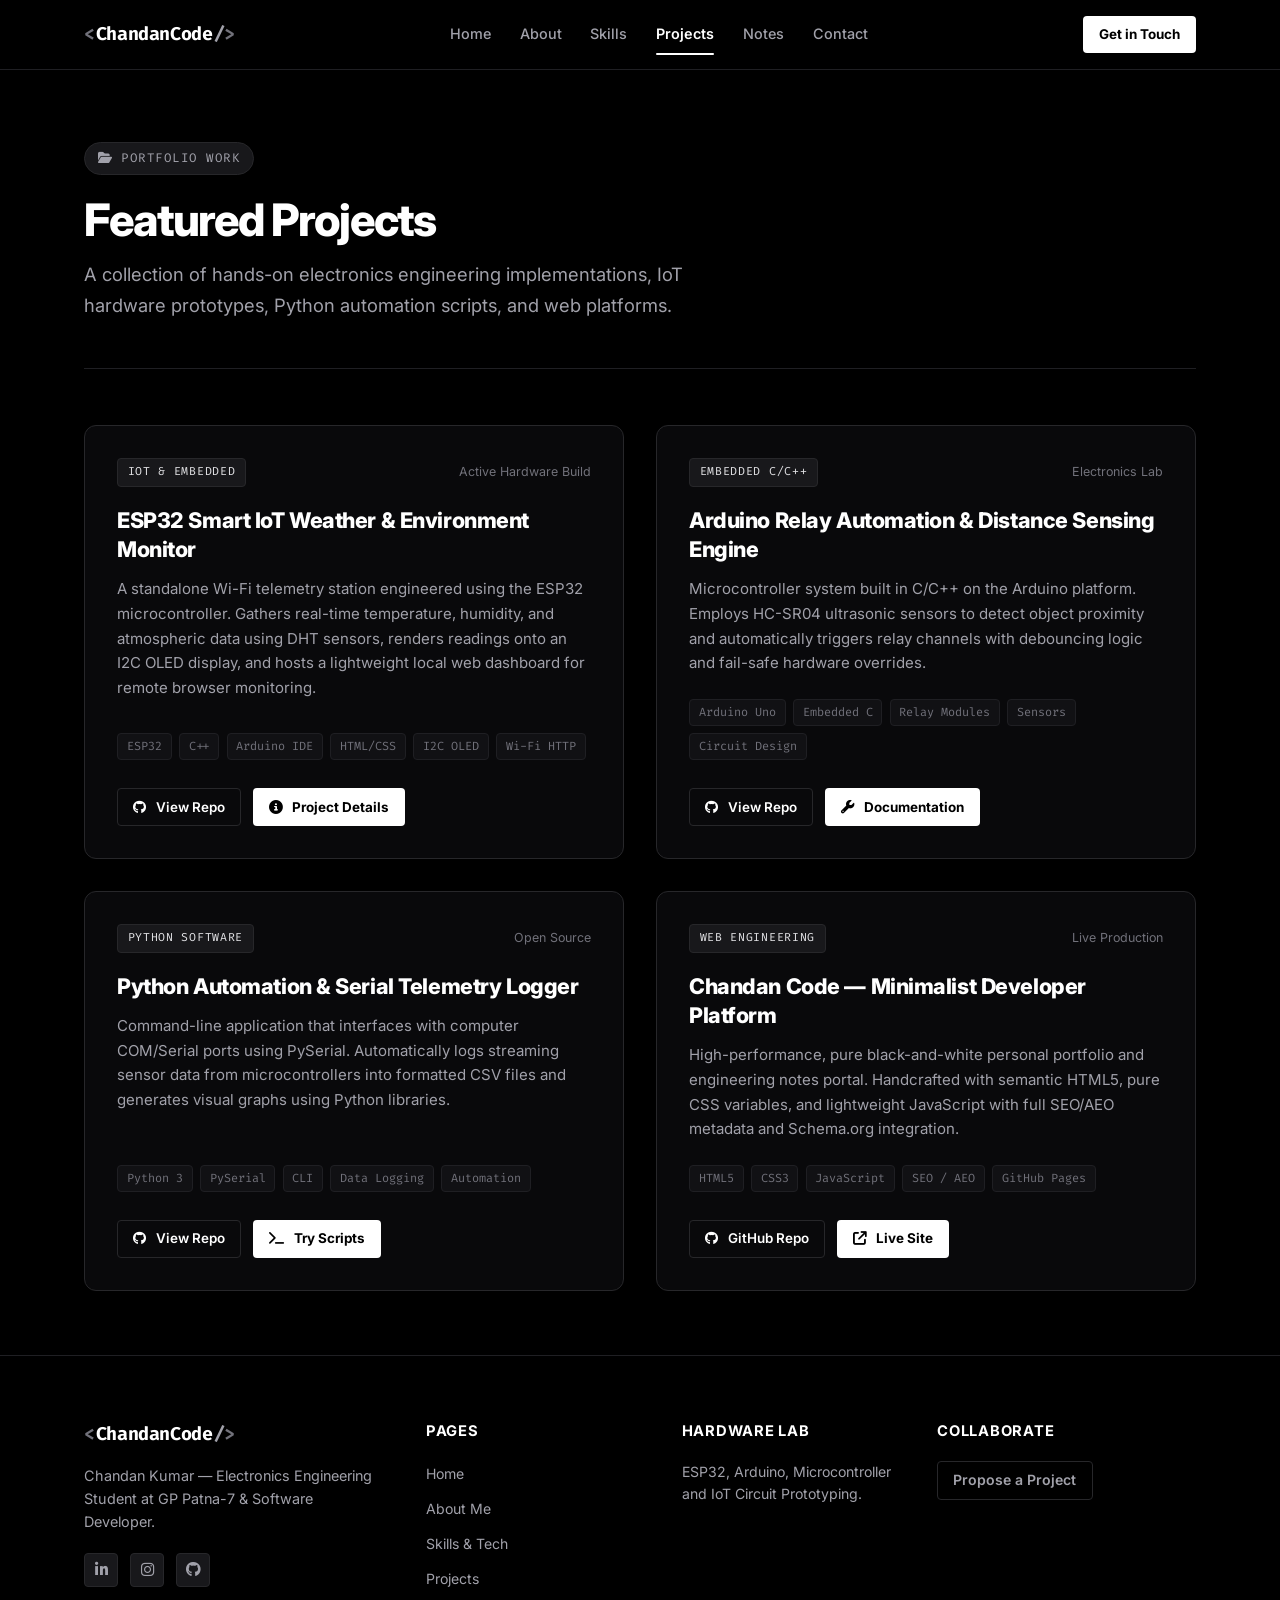
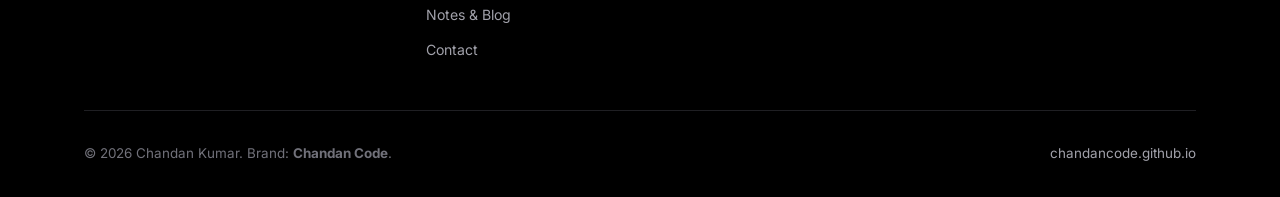
<file: projects.html>
<!DOCTYPE html>
<html lang="en">
<head>
  <meta charset="UTF-8">
  <meta name="viewport" content="width=device-width, initial-scale=1.0">
  <meta name="google-site-verification" content="LwDmIi6dR7YNNeRTumgiZf6WXeKPQ742-F4e2Irbvz4" />

  <title>Projects | Chandan Kumar — Chandan Code</title>
  <meta name="title" content="Projects | Chandan Kumar — Chandan Code">
  <meta name="description" content="Software and Hardware engineering projects by Chandan Kumar: ESP32 IoT stations, Arduino C/C++ systems, Python tools, and Web applications.">
  <meta name="author" content="Chandan Kumar">
  <meta name="robots" content="index, follow">
  <link rel="canonical" href="https://chandancode.github.io/projects.html">

  <link rel="icon" type="image/svg+xml" href="data:image/svg+xml,<svg xmlns='http://www.w3.org/2000/svg' viewBox='0 0 100 100'><rect width='100' height='100' rx='16' fill='%23000'/><text x='50%' y='64%' font-size='44' font-family='monospace' font-weight='bold' fill='%23fff' text-anchor='middle'>&lt;C/&gt;</text></svg>">
  <link rel="preconnect" href="https://fonts.googleapis.com">
  <link rel="preconnect" href="https://fonts.gstatic.com" crossorigin>
  <link href="https://fonts.googleapis.com/css2?family=Fira+Code:wght@400;500;600;700&family=Inter:wght@300;400;500;600;700;800;900&display=swap" rel="stylesheet">
  <link rel="stylesheet" href="https://cdnjs.cloudflare.com/ajax/libs/font-awesome/6.5.1/css/all.min.css">
  <link rel="stylesheet" href="style.css">
</head>
<body>

  <!-- Header -->
  <header class="header">
    <div class="container nav-container">
      <a href="index.html" class="logo">
        <span class="logo-bracket">&lt;</span><span class="logo-name">ChandanCode</span><span class="logo-slash">&#47;</span><span class="logo-bracket">&gt;</span>
      </a>

      <nav class="nav-menu" id="navMenu">
        <ul class="nav-list">
          <li><a href="index.html" class="nav-link">Home</a></li>
          <li><a href="about.html" class="nav-link">About</a></li>
          <li><a href="skills.html" class="nav-link">Skills</a></li>
          <li><a href="projects.html" class="nav-link active">Projects</a></li>
          <li><a href="blog.html" class="nav-link">Notes</a></li>
          <li><a href="contact.html" class="nav-link">Contact</a></li>
        </ul>
      </nav>

      <div class="nav-actions">
        <a href="contact.html" class="btn btn-sm btn-primary hide-mobile">Get in Touch</a>
        <button class="mobile-toggle" id="mobileToggle" aria-label="Toggle navigation">
          <span class="bar"></span><span class="bar"></span><span class="bar"></span>
        </button>
      </div>
    </div>
  </header>

  <main>
    <div class="container">
      
      <!-- Page Header -->
      <div class="page-header">
        <div class="section-tag"><i class="fa-solid fa-folder-open"></i> Portfolio Work</div>
        <h1 class="page-title">Featured Projects</h1>
        <p class="page-subtitle">A collection of hands-on electronics engineering implementations, IoT hardware prototypes, Python automation scripts, and web platforms.</p>
      </div>

      <!-- Projects Grid -->
      <div class="projects-grid">
        
        <!-- PROJECT 1: ESP32 IoT Station -->
        <article class="project-card">
          <div class="project-tag-bar">
            <span class="p-badge">IoT &amp; Embedded</span>
            <span class="p-status">Active Hardware Build</span>
          </div>
          <h2 class="project-title">ESP32 Smart IoT Weather &amp; Environment Monitor</h2>
          <p class="project-summary">
            A standalone Wi-Fi telemetry station engineered using the ESP32 microcontroller. Gathers real-time temperature, humidity, and atmospheric data using DHT sensors, renders readings onto an I2C OLED display, and hosts a lightweight local web dashboard for remote browser monitoring.
          </p>
          <div class="project-tech-chips">
            <span>ESP32</span>
            <span>C++</span>
            <span>Arduino IDE</span>
            <span>HTML/CSS</span>
            <span>I2C OLED</span>
            <span>Wi-Fi HTTP</span>
          </div>
          <div class="project-actions">
            <a href="https://github.com/chandancode" target="_blank" rel="noopener noreferrer" class="btn btn-sm btn-outline">
              <i class="fa-brands fa-github"></i> View Repo
            </a>
            <a href="contact.html" class="btn btn-sm btn-primary">
              <i class="fa-solid fa-circle-info"></i> Project Details
            </a>
          </div>
        </article>

        <!-- PROJECT 2: Arduino Microcontroller System -->
        <article class="project-card">
          <div class="project-tag-bar">
            <span class="p-badge">Embedded C/C++</span>
            <span class="p-status">Electronics Lab</span>
          </div>
          <h2 class="project-title">Arduino Relay Automation &amp; Distance Sensing Engine</h2>
          <p class="project-summary">
            Microcontroller system built in C/C++ on the Arduino platform. Employs HC-SR04 ultrasonic sensors to detect object proximity and automatically triggers relay channels with debouncing logic and fail-safe hardware overrides.
          </p>
          <div class="project-tech-chips">
            <span>Arduino Uno</span>
            <span>Embedded C</span>
            <span>Relay Modules</span>
            <span>Sensors</span>
            <span>Circuit Design</span>
          </div>
          <div class="project-actions">
            <a href="https://github.com/chandancode" target="_blank" rel="noopener noreferrer" class="btn btn-sm btn-outline">
              <i class="fa-brands fa-github"></i> View Repo
            </a>
            <a href="contact.html" class="btn btn-sm btn-primary">
              <i class="fa-solid fa-wrench"></i> Documentation
            </a>
          </div>
        </article>

        <!-- PROJECT 3: Python Automation Suite -->
        <article class="project-card">
          <div class="project-tag-bar">
            <span class="p-badge">Python Software</span>
            <span class="p-status">Open Source</span>
          </div>
          <h2 class="project-title">Python Automation &amp; Serial Telemetry Logger</h2>
          <p class="project-summary">
            Command-line application that interfaces with computer COM/Serial ports using PySerial. Automatically logs streaming sensor data from microcontrollers into formatted CSV files and generates visual graphs using Python libraries.
          </p>
          <div class="project-tech-chips">
            <span>Python 3</span>
            <span>PySerial</span>
            <span>CLI</span>
            <span>Data Logging</span>
            <span>Automation</span>
          </div>
          <div class="project-actions">
            <a href="https://github.com/chandancode" target="_blank" rel="noopener noreferrer" class="btn btn-sm btn-outline">
              <i class="fa-brands fa-github"></i> View Repo
            </a>
            <a href="contact.html" class="btn btn-sm btn-primary">
              <i class="fa-solid fa-terminal"></i> Try Scripts
            </a>
          </div>
        </article>

        <!-- PROJECT 4: Chandan Code Web Platform -->
        <article class="project-card">
          <div class="project-tag-bar">
            <span class="p-badge">Web Engineering</span>
            <span class="p-status">Live Production</span>
          </div>
          <h2 class="project-title">Chandan Code — Minimalist Developer Platform</h2>
          <p class="project-summary">
            High-performance, pure black-and-white personal portfolio and engineering notes portal. Handcrafted with semantic HTML5, pure CSS variables, and lightweight JavaScript with full SEO/AEO metadata and Schema.org integration.
          </p>
          <div class="project-tech-chips">
            <span>HTML5</span>
            <span>CSS3</span>
            <span>JavaScript</span>
            <span>SEO / AEO</span>
            <span>GitHub Pages</span>
          </div>
          <div class="project-actions">
            <a href="https://github.com/chandancode/chandancode.github.io" target="_blank" rel="noopener noreferrer" class="btn btn-sm btn-outline">
              <i class="fa-brands fa-github"></i> GitHub Repo
            </a>
            <a href="index.html" class="btn btn-sm btn-primary">
              <i class="fa-solid fa-arrow-up-right-from-square"></i> Live Site
            </a>
          </div>
        </article>

      </div>

    </div>
  </main>

  <footer class="footer">
    <div class="container">
      <div class="footer-top">
        <div class="footer-about">
          <a href="index.html" class="logo">
            <span class="logo-bracket">&lt;</span><span class="logo-name">ChandanCode</span><span class="logo-slash">&#47;</span><span class="logo-bracket">&gt;</span>
          </a>
          <p>Chandan Kumar — Electronics Engineering Student at GP Patna-7 &amp; Software Developer.</p>
          <div class="footer-social-links">
            <a href="https://www.linkedin.com/in/chandan-kumar-806581425?utm_source=share_via&utm_content=profile&utm_medium=member_android" target="_blank" rel="noopener noreferrer"><i class="fa-brands fa-linkedin-in"></i></a>
            <a href="https://www.instagram.com/ywusj99mskeo39eownwn?xtok=MTA1b2xtd2MyNjZudQ==" target="_blank" rel="noopener noreferrer"><i class="fa-brands fa-instagram"></i></a>
            <a href="https://github.com/chandancode" target="_blank" rel="noopener noreferrer"><i class="fa-brands fa-github"></i></a>
          </div>
        </div>
        <div class="footer-col">
          <h4>Pages</h4>
          <ul>
            <li><a href="index.html">Home</a></li>
            <li><a href="about.html">About Me</a></li>
            <li><a href="skills.html">Skills &amp; Tech</a></li>
            <li><a href="projects.html">Projects</a></li>
            <li><a href="blog.html">Notes &amp; Blog</a></li>
            <li><a href="contact.html">Contact</a></li>
          </ul>
        </div>
        <div class="footer-col">
          <h4>Hardware Lab</h4>
          <p style="font-size: 0.88rem; color: #a1a1aa;">ESP32, Arduino, Microcontroller and IoT Circuit Prototyping.</p>
        </div>
        <div class="footer-col">
          <h4>Collaborate</h4>
          <a href="contact.html" class="btn btn-sm btn-outline">Propose a Project</a>
        </div>
      </div>
      <div class="footer-bottom">
        <p>&copy; 2026 Chandan Kumar. Brand: <strong>Chandan Code</strong>.</p>
        <p><a href="https://chandancode.github.io/">chandancode.github.io</a></p>
      </div>
    </div>
  </footer>

  <script src="script.js"></script>
</body>
</html>
</file>
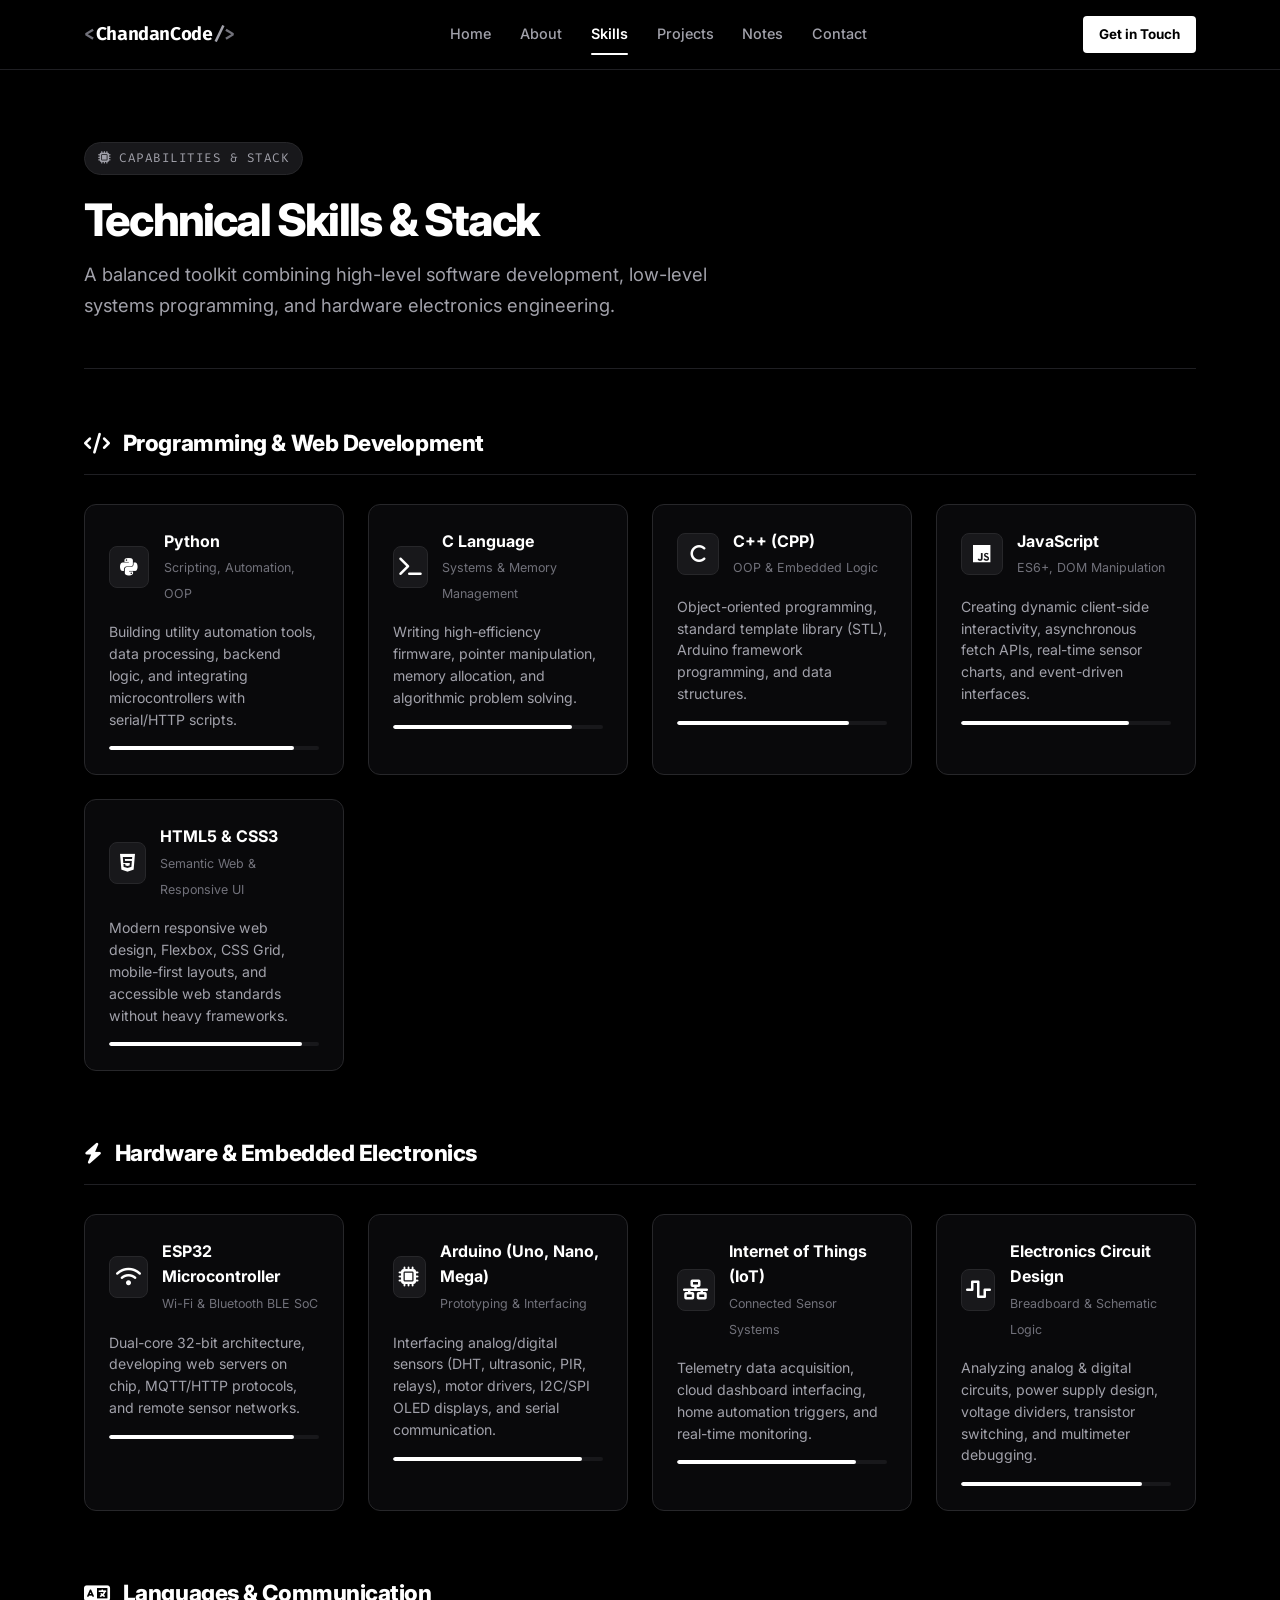
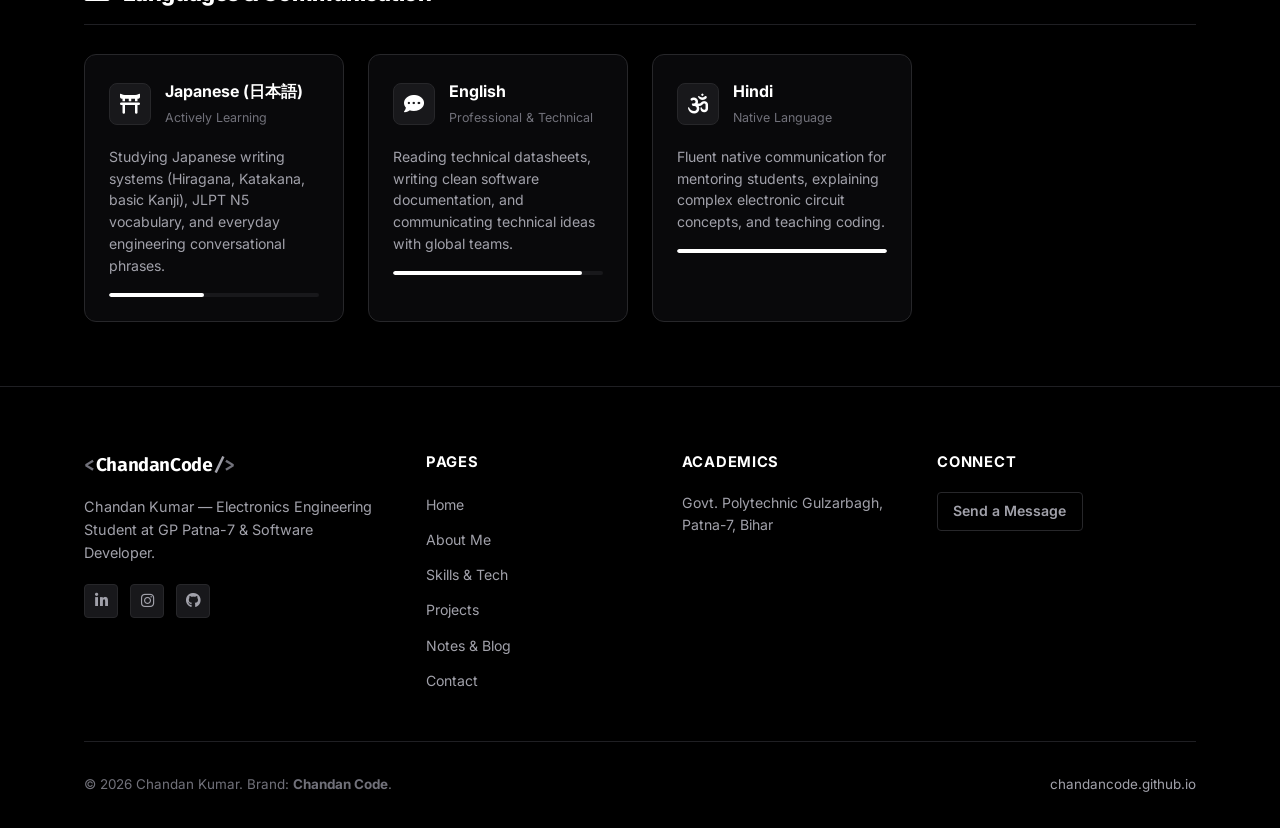
<file: skills.html>
<!DOCTYPE html>
<html lang="en">
<head>
  <meta charset="UTF-8">
  <meta name="viewport" content="width=device-width, initial-scale=1.0">
  <meta name="google-site-verification" content="LwDmIi6dR7YNNeRTumgiZf6WXeKPQ742-F4e2Irbvz4" />

  <title>Skills &amp; Tech Stack | Chandan Kumar — Chandan Code</title>
  <meta name="title" content="Skills &amp; Tech Stack | Chandan Kumar — Chandan Code">
  <meta name="description" content="Technical skills of Chandan Kumar: Python, C, C++, HTML5, CSS3, JavaScript, ESP32, Arduino, Microcontrollers, IoT, Electronics Circuit Design, and Japanese.">
  <meta name="author" content="Chandan Kumar">
  <meta name="robots" content="index, follow">
  <link rel="canonical" href="https://chandancode.github.io/skills.html">

  <link rel="icon" type="image/svg+xml" href="data:image/svg+xml,<svg xmlns='http://www.w3.org/2000/svg' viewBox='0 0 100 100'><rect width='100' height='100' rx='16' fill='%23000'/><text x='50%' y='64%' font-size='44' font-family='monospace' font-weight='bold' fill='%23fff' text-anchor='middle'>&lt;C/&gt;</text></svg>">
  <link rel="preconnect" href="https://fonts.googleapis.com">
  <link rel="preconnect" href="https://fonts.gstatic.com" crossorigin>
  <link href="https://fonts.googleapis.com/css2?family=Fira+Code:wght@400;500;600;700&family=Inter:wght@300;400;500;600;700;800;900&display=swap" rel="stylesheet">
  <link rel="stylesheet" href="https://cdnjs.cloudflare.com/ajax/libs/font-awesome/6.5.1/css/all.min.css">
  <link rel="stylesheet" href="style.css">
</head>
<body>

  <!-- Header -->
  <header class="header">
    <div class="container nav-container">
      <a href="index.html" class="logo">
        <span class="logo-bracket">&lt;</span><span class="logo-name">ChandanCode</span><span class="logo-slash">&#47;</span><span class="logo-bracket">&gt;</span>
      </a>

      <nav class="nav-menu" id="navMenu">
        <ul class="nav-list">
          <li><a href="index.html" class="nav-link">Home</a></li>
          <li><a href="about.html" class="nav-link">About</a></li>
          <li><a href="skills.html" class="nav-link active">Skills</a></li>
          <li><a href="projects.html" class="nav-link">Projects</a></li>
          <li><a href="blog.html" class="nav-link">Notes</a></li>
          <li><a href="contact.html" class="nav-link">Contact</a></li>
        </ul>
      </nav>

      <div class="nav-actions">
        <a href="contact.html" class="btn btn-sm btn-primary hide-mobile">Get in Touch</a>
        <button class="mobile-toggle" id="mobileToggle" aria-label="Toggle navigation">
          <span class="bar"></span><span class="bar"></span><span class="bar"></span>
        </button>
      </div>
    </div>
  </header>

  <main>
    <div class="container">
      
      <!-- Page Header -->
      <div class="page-header">
        <div class="section-tag"><i class="fa-solid fa-microchip"></i> Capabilities &amp; Stack</div>
        <h1 class="page-title">Technical Skills &amp; Stack</h1>
        <p class="page-subtitle">A balanced toolkit combining high-level software development, low-level systems programming, and hardware electronics engineering.</p>
      </div>

      <!-- CATEGORY 1: PROGRAMMING & WEB -->
      <div class="skills-category-block">
        <div class="cat-title-wrap">
          <i class="fa-solid fa-code"></i>
          <h3>Programming &amp; Web Development</h3>
        </div>

        <div class="skills-grid">
          
          <div class="skill-card">
            <div class="skill-head">
              <div class="skill-icon"><i class="fa-brands fa-python"></i></div>
              <div class="skill-meta">
                <h4>Python</h4>
                <span>Scripting, Automation, OOP</span>
              </div>
            </div>
            <p class="skill-desc">Building utility automation tools, data processing, backend logic, and integrating microcontrollers with serial/HTTP scripts.</p>
            <div class="skill-bar"><div class="skill-bar-fill" style="width: 88%;"></div></div>
          </div>

          <div class="skill-card">
            <div class="skill-head">
              <div class="skill-icon"><i class="fa-solid fa-terminal"></i></div>
              <div class="skill-meta">
                <h4>C Language</h4>
                <span>Systems &amp; Memory Management</span>
              </div>
            </div>
            <p class="skill-desc">Writing high-efficiency firmware, pointer manipulation, memory allocation, and algorithmic problem solving.</p>
            <div class="skill-bar"><div class="skill-bar-fill" style="width: 85%;"></div></div>
          </div>

          <div class="skill-card">
            <div class="skill-head">
              <div class="skill-icon"><i class="fa-solid fa-c"></i></div>
              <div class="skill-meta">
                <h4>C++ (CPP)</h4>
                <span>OOP &amp; Embedded Logic</span>
              </div>
            </div>
            <p class="skill-desc">Object-oriented programming, standard template library (STL), Arduino framework programming, and data structures.</p>
            <div class="skill-bar"><div class="skill-bar-fill" style="width: 82%;"></div></div>
          </div>

          <div class="skill-card">
            <div class="skill-head">
              <div class="skill-icon"><i class="fa-brands fa-js"></i></div>
              <div class="skill-meta">
                <h4>JavaScript</h4>
                <span>ES6+, DOM Manipulation</span>
              </div>
            </div>
            <p class="skill-desc">Creating dynamic client-side interactivity, asynchronous fetch APIs, real-time sensor charts, and event-driven interfaces.</p>
            <div class="skill-bar"><div class="skill-bar-fill" style="width: 80%;"></div></div>
          </div>

          <div class="skill-card">
            <div class="skill-head">
              <div class="skill-icon"><i class="fa-brands fa-html5"></i></div>
              <div class="skill-meta">
                <h4>HTML5 &amp; CSS3</h4>
                <span>Semantic Web &amp; Responsive UI</span>
              </div>
            </div>
            <p class="skill-desc">Modern responsive web design, Flexbox, CSS Grid, mobile-first layouts, and accessible web standards without heavy frameworks.</p>
            <div class="skill-bar"><div class="skill-bar-fill" style="width: 92%;"></div></div>
          </div>

        </div>
      </div>

      <!-- CATEGORY 2: HARDWARE & EMBEDDED SYSTEMS -->
      <div class="skills-category-block">
        <div class="cat-title-wrap">
          <i class="fa-solid fa-bolt"></i>
          <h3>Hardware &amp; Embedded Electronics</h3>
        </div>

        <div class="skills-grid">
          
          <div class="skill-card">
            <div class="skill-head">
              <div class="skill-icon"><i class="fa-solid fa-wifi"></i></div>
              <div class="skill-meta">
                <h4>ESP32 Microcontroller</h4>
                <span>Wi-Fi &amp; Bluetooth BLE SoC</span>
              </div>
            </div>
            <p class="skill-desc">Dual-core 32-bit architecture, developing web servers on chip, MQTT/HTTP protocols, and remote sensor networks.</p>
            <div class="skill-bar"><div class="skill-bar-fill" style="width: 88%;"></div></div>
          </div>

          <div class="skill-card">
            <div class="skill-head">
              <div class="skill-icon"><i class="fa-solid fa-microchip"></i></div>
              <div class="skill-meta">
                <h4>Arduino (Uno, Nano, Mega)</h4>
                <span>Prototyping &amp; Interfacing</span>
              </div>
            </div>
            <p class="skill-desc">Interfacing analog/digital sensors (DHT, ultrasonic, PIR, relays), motor drivers, I2C/SPI OLED displays, and serial communication.</p>
            <div class="skill-bar"><div class="skill-bar-fill" style="width: 90%;"></div></div>
          </div>

          <div class="skill-card">
            <div class="skill-head">
              <div class="skill-icon"><i class="fa-solid fa-network-wired"></i></div>
              <div class="skill-meta">
                <h4>Internet of Things (IoT)</h4>
                <span>Connected Sensor Systems</span>
              </div>
            </div>
            <p class="skill-desc">Telemetry data acquisition, cloud dashboard interfacing, home automation triggers, and real-time monitoring.</p>
            <div class="skill-bar"><div class="skill-bar-fill" style="width: 85%;"></div></div>
          </div>

          <div class="skill-card">
            <div class="skill-head">
              <div class="skill-icon"><i class="fa-solid fa-wave-square"></i></div>
              <div class="skill-meta">
                <h4>Electronics Circuit Design</h4>
                <span>Breadboard &amp; Schematic Logic</span>
              </div>
            </div>
            <p class="skill-desc">Analyzing analog &amp; digital circuits, power supply design, voltage dividers, transistor switching, and multimeter debugging.</p>
            <div class="skill-bar"><div class="skill-bar-fill" style="width: 86%;"></div></div>
          </div>

        </div>
      </div>

      <!-- CATEGORY 3: LANGUAGES -->
      <div class="skills-category-block">
        <div class="cat-title-wrap">
          <i class="fa-solid fa-language"></i>
          <h3>Languages &amp; Communication</h3>
        </div>

        <div class="skills-grid">
          
          <div class="skill-card">
            <div class="skill-head">
              <div class="skill-icon"><i class="fa-solid fa-torii-gate"></i></div>
              <div class="skill-meta">
                <h4>Japanese (日本語)</h4>
                <span>Actively Learning</span>
              </div>
            </div>
            <p class="skill-desc">Studying Japanese writing systems (Hiragana, Katakana, basic Kanji), JLPT N5 vocabulary, and everyday engineering conversational phrases.</p>
            <div class="skill-bar"><div class="skill-bar-fill" style="width: 45%;"></div></div>
          </div>

          <div class="skill-card">
            <div class="skill-head">
              <div class="skill-icon"><i class="fa-solid fa-comment-dots"></i></div>
              <div class="skill-meta">
                <h4>English</h4>
                <span>Professional &amp; Technical</span>
              </div>
            </div>
            <p class="skill-desc">Reading technical datasheets, writing clean software documentation, and communicating technical ideas with global teams.</p>
            <div class="skill-bar"><div class="skill-bar-fill" style="width: 90%;"></div></div>
          </div>

          <div class="skill-card">
            <div class="skill-head">
              <div class="skill-icon"><i class="fa-solid fa-om"></i></div>
              <div class="skill-meta">
                <h4>Hindi</h4>
                <span>Native Language</span>
              </div>
            </div>
            <p class="skill-desc">Fluent native communication for mentoring students, explaining complex electronic circuit concepts, and teaching coding.</p>
            <div class="skill-bar"><div class="skill-bar-fill" style="width: 100%;"></div></div>
          </div>

        </div>
      </div>

    </div>
  </main>

  <footer class="footer">
    <div class="container">
      <div class="footer-top">
        <div class="footer-about">
          <a href="index.html" class="logo">
            <span class="logo-bracket">&lt;</span><span class="logo-name">ChandanCode</span><span class="logo-slash">&#47;</span><span class="logo-bracket">&gt;</span>
          </a>
          <p>Chandan Kumar — Electronics Engineering Student at GP Patna-7 &amp; Software Developer.</p>
          <div class="footer-social-links">
            <a href="https://www.linkedin.com/in/chandan-kumar-806581425?utm_source=share_via&utm_content=profile&utm_medium=member_android" target="_blank" rel="noopener noreferrer"><i class="fa-brands fa-linkedin-in"></i></a>
            <a href="https://www.instagram.com/ywusj99mskeo39eownwn?xtok=MTA1b2xtd2MyNjZudQ==" target="_blank" rel="noopener noreferrer"><i class="fa-brands fa-instagram"></i></a>
            <a href="https://github.com/chandancode" target="_blank" rel="noopener noreferrer"><i class="fa-brands fa-github"></i></a>
          </div>
        </div>
        <div class="footer-col">
          <h4>Pages</h4>
          <ul>
            <li><a href="index.html">Home</a></li>
            <li><a href="about.html">About Me</a></li>
            <li><a href="skills.html">Skills &amp; Tech</a></li>
            <li><a href="projects.html">Projects</a></li>
            <li><a href="blog.html">Notes &amp; Blog</a></li>
            <li><a href="contact.html">Contact</a></li>
          </ul>
        </div>
        <div class="footer-col">
          <h4>Academics</h4>
          <p style="font-size: 0.88rem; color: #a1a1aa;">Govt. Polytechnic Gulzarbagh, Patna-7, Bihar</p>
        </div>
        <div class="footer-col">
          <h4>Connect</h4>
          <a href="contact.html" class="btn btn-sm btn-outline">Send a Message</a>
        </div>
      </div>
      <div class="footer-bottom">
        <p>&copy; 2026 Chandan Kumar. Brand: <strong>Chandan Code</strong>.</p>
        <p><a href="https://chandancode.github.io/">chandancode.github.io</a></p>
      </div>
    </div>
  </footer>

  <script src="script.js"></script>
</body>
</html>
</file>
<file: style.css>
/* ==========================================================================
   CHANDAN CODE — PURE BLACK & WHITE ULTRA-PROFESSIONAL THEME
   Vercel / Apple Developer Minimalist Aesthetic
   Domain: https://chandancode.github.io
   Brand: Chandan Code (<ChandanCode />) | Chandan Kumar
   ========================================================================== */

/* --------------------------------------------------
   1. CSS RESET & DESIGN TOKENS
   -------------------------------------------------- */
:root {
  /* Fonts */
  --font-sans: 'Inter', -apple-system, BlinkMacSystemFont, 'Segoe UI', Roboto, sans-serif;
  --font-mono: 'Fira Code', 'SF Mono', Menlo, Consolas, monospace;

  /* Pure Pitch Black & Monochrome Palette */
  --bg-black: #000000;
  --bg-card: #09090b;
  --bg-card-hover: #121215;
  --bg-subtle: #18181b;
  --bg-glass: rgba(0, 0, 0, 0.85);
  --bg-input: #09090b;

  /* Typography Colors */
  --text-white: #ffffff;
  --text-silver: #e4e4e7;
  --text-muted: #a1a1aa;
  --text-dim: #71717a;
  --text-inverse: #000000;

  /* Monochrome Borders */
  --border-subtle: #1f1f23;
  --border-card: #27272a;
  --border-hover: #52525b;
  --border-bright: #ffffff;

  /* Minimal Accent */
  --accent-white: #ffffff;
  --accent-badge: #18181b;
  --accent-green: #22c55e;

  /* Sizing & Transitions */
  --container-max: 1160px;
  --nav-height: 70px;
  --radius-xs: 4px;
  --radius-sm: 8px;
  --radius-md: 12px;
  --radius-lg: 16px;
  --radius-full: 9999px;
  --transition: all 0.2s cubic-bezier(0.16, 1, 0.3, 1);
}

*, *::before, *::after {
  box-sizing: border-box;
  margin: 0;
  padding: 0;
}

html {
  background-color: var(--bg-black);
  color: var(--text-white);
  font-family: var(--font-sans);
  font-size: 16px;
  scroll-behavior: smooth;
  -webkit-text-size-adjust: 100%;
}

body {
  background-color: var(--bg-black);
  color: var(--text-white);
  line-height: 1.6;
  min-height: 100vh;
  display: flex;
  flex-direction: column;
  overflow-x: hidden;
}

/* Custom Scrollbar - Sleek Dark */
::-webkit-scrollbar {
  width: 8px;
}
::-webkit-scrollbar-track {
  background: var(--bg-black);
}
::-webkit-scrollbar-thumb {
  background: #27272a;
  border-radius: var(--radius-full);
}
::-webkit-scrollbar-thumb:hover {
  background: #3f3f46;
}

a {
  color: inherit;
  text-decoration: none;
  transition: var(--transition);
}

ul {
  list-style: none;
}

button, input, textarea {
  font-family: inherit;
  font-size: inherit;
}

/* Layout Container */
.container {
  width: 100%;
  max-width: var(--container-max);
  margin: 0 auto;
  padding: 0 1.5rem;
}

main {
  flex: 1;
  padding-top: var(--nav-height);
}

/* --------------------------------------------------
   2. TYPOGRAPHY & BUTTONS
   -------------------------------------------------- */
.page-header {
  padding: 4.5rem 0 3rem;
  border-bottom: 1px solid var(--border-subtle);
  margin-bottom: 3.5rem;
}
.page-title {
  font-size: 2.8rem;
  font-weight: 800;
  letter-spacing: -0.04em;
  color: var(--text-white);
  line-height: 1.15;
  margin-bottom: 0.8rem;
}
.page-subtitle {
  font-size: 1.15rem;
  color: var(--text-muted);
  max-width: 680px;
  line-height: 1.65;
}
.section-tag {
  display: inline-flex;
  align-items: center;
  gap: 0.5rem;
  font-family: var(--font-mono);
  font-size: 0.78rem;
  text-transform: uppercase;
  letter-spacing: 0.12em;
  color: var(--text-muted);
  background: var(--bg-subtle);
  border: 1px solid var(--border-card);
  padding: 0.35rem 0.8rem;
  border-radius: var(--radius-full);
  margin-bottom: 1.25rem;
}

/* Buttons (Apple / Vercel Monochrome) */
.btn {
  display: inline-flex;
  align-items: center;
  justify-content: center;
  gap: 0.6rem;
  font-size: 0.92rem;
  font-weight: 600;
  padding: 0.75rem 1.4rem;
  border-radius: var(--radius-sm);
  border: 1px solid transparent;
  cursor: pointer;
  transition: var(--transition);
  text-align: center;
}
.btn-sm {
  padding: 0.45rem 0.95rem;
  font-size: 0.84rem;
  border-radius: var(--radius-xs);
}
.btn-primary {
  background: var(--text-white);
  color: var(--text-inverse);
  font-weight: 700;
}
.btn-primary:hover {
  background: #e4e4e7;
  transform: translateY(-1px);
  box-shadow: 0 4px 14px rgba(255, 255, 255, 0.15);
}
.btn-outline {
  background: transparent;
  color: var(--text-white);
  border-color: var(--border-card);
}
.btn-outline:hover {
  border-color: var(--text-white);
  background: var(--bg-subtle);
  transform: translateY(-1px);
}
.btn-subtle {
  background: var(--bg-subtle);
  color: var(--text-silver);
  border-color: var(--border-card);
}
.btn-subtle:hover {
  border-color: var(--border-hover);
  color: var(--text-white);
}

/* --------------------------------------------------
   3. STICKY HEADER & MULTI-PAGE NAVIGATION
   -------------------------------------------------- */
.header {
  position: fixed;
  top: 0;
  left: 0;
  width: 100%;
  height: var(--nav-height);
  background: var(--bg-glass);
  backdrop-filter: blur(16px);
  -webkit-backdrop-filter: blur(16px);
  border-bottom: 1px solid var(--border-subtle);
  z-index: 1000;
}
.nav-container {
  height: 100%;
  display: flex;
  align-items: center;
  justify-content: space-between;
}

/* Brand Logo */
.logo {
  display: flex;
  align-items: center;
  font-family: var(--font-mono);
  font-size: 1.15rem;
  font-weight: 700;
  letter-spacing: -0.02em;
  color: var(--text-white);
}
.logo-bracket {
  color: #71717a;
  transition: var(--transition);
}
.logo-name {
  color: var(--text-white);
  margin: 0 1px;
}
.logo-slash {
  color: #a1a1aa;
}
.logo:hover .logo-bracket {
  color: var(--text-white);
}

/* Navigation Links */
.nav-list {
  display: flex;
  align-items: center;
  gap: 1.8rem;
}
.nav-link {
  font-size: 0.9rem;
  font-weight: 500;
  color: var(--text-muted);
  position: relative;
  padding: 0.4rem 0;
}
.nav-link:hover {
  color: var(--text-white);
}
.nav-link.active {
  color: var(--text-white);
  font-weight: 600;
}
.nav-link.active::after {
  content: '';
  position: absolute;
  bottom: -6px;
  left: 0;
  width: 100%;
  height: 2px;
  background: var(--text-white);
  border-radius: var(--radius-full);
}

.nav-actions {
  display: flex;
  align-items: center;
  gap: 1rem;
}

/* Mobile Toggle */
.mobile-toggle {
  display: none;
  flex-direction: column;
  justify-content: space-between;
  width: 26px;
  height: 18px;
  background: transparent;
  border: none;
  cursor: pointer;
  padding: 0;
  z-index: 1001;
}
.mobile-toggle .bar {
  width: 100%;
  height: 2px;
  background-color: var(--text-white);
  transition: all 0.25s ease;
}
.mobile-toggle.active .bar:nth-child(1) {
  transform: translateY(8px) rotate(45deg);
}
.mobile-toggle.active .bar:nth-child(2) {
  opacity: 0;
}
.mobile-toggle.active .bar:nth-child(3) {
  transform: translateY(-8px) rotate(-45deg);
}

/* --------------------------------------------------
   4. HOME SECTION (index.html)
   -------------------------------------------------- */
.hero-section {
  padding: 5.5rem 0 4rem;
  border-bottom: 1px solid var(--border-subtle);
}
.hero-grid {
  display: grid;
  grid-template-columns: 1.15fr 0.85fr;
  align-items: center;
  gap: 3.5rem;
}
.status-pill {
  display: inline-flex;
  align-items: center;
  gap: 0.55rem;
  background: #0d0d0f;
  border: 1px solid #27272a;
  padding: 0.35rem 0.9rem;
  border-radius: var(--radius-full);
  margin-bottom: 1.5rem;
}
.status-dot {
  width: 8px;
  height: 8px;
  border-radius: 50%;
  background: var(--accent-green);
  box-shadow: 0 0 8px rgba(34, 197, 94, 0.6);
}
.status-label {
  font-size: 0.8rem;
  font-weight: 500;
  color: var(--text-silver);
}
.hero-title {
  font-size: 3.4rem;
  font-weight: 900;
  line-height: 1.12;
  letter-spacing: -0.04em;
  color: var(--text-white);
  margin-bottom: 1.25rem;
}
.hero-role-line {
  font-family: var(--font-mono);
  font-size: 1.8rem;
  font-weight: 500;
  color: var(--text-muted);
  display: block;
  min-height: 2.4rem;
  margin-top: 0.4rem;
}
.cursor {
  display: inline-block;
  color: var(--text-white);
  animation: blink 0.8s infinite;
}
@keyframes blink {
  0%, 100% { opacity: 1; }
  50% { opacity: 0; }
}

.hero-description {
  font-size: 1.15rem;
  color: var(--text-muted);
  line-height: 1.7;
  max-width: 580px;
  margin-bottom: 2.2rem;
}
.hero-description strong {
  color: var(--text-white);
}

.hero-buttons {
  display: flex;
  flex-wrap: wrap;
  gap: 1rem;
  margin-bottom: 2.5rem;
}

.hero-socials {
  display: flex;
  align-items: center;
  gap: 0.8rem;
}
.hero-socials span {
  font-size: 0.85rem;
  color: var(--text-dim);
  font-weight: 600;
}
.social-icon-btn {
  width: 38px;
  height: 38px;
  border-radius: var(--radius-sm);
  background: var(--bg-card);
  border: 1px solid var(--border-card);
  color: var(--text-muted);
  display: flex;
  align-items: center;
  justify-content: center;
  font-size: 1.05rem;
  transition: var(--transition);
}
.social-icon-btn:hover {
  color: var(--text-white);
  border-color: var(--text-white);
  background: var(--bg-subtle);
  transform: translateY(-2px);
}

/* Developer Profile Terminal Mockup (Pure Black & White Vercel Style) */
.terminal-window {
  background: #09090b;
  border: 1px solid #27272a;
  border-radius: var(--radius-md);
  overflow: hidden;
  box-shadow: 0 16px 36px rgba(0, 0, 0, 0.7);
  transition: var(--transition);
}
.terminal-window:hover {
  border-color: #3f3f46;
}
.terminal-header {
  display: flex;
  align-items: center;
  justify-content: space-between;
  padding: 0.8rem 1.2rem;
  background: #0e0e11;
  border-bottom: 1px solid #1f1f23;
}
.terminal-dots {
  display: flex;
  gap: 6px;
}
.dot {
  width: 10px;
  height: 10px;
  border-radius: 50%;
  background: #27272a;
}
.terminal-tab-name {
  font-family: var(--font-mono);
  font-size: 0.78rem;
  color: var(--text-dim);
}
.terminal-tag {
  font-family: var(--font-mono);
  font-size: 0.72rem;
  color: var(--text-muted);
  border: 1px solid #27272a;
  padding: 0.15rem 0.45rem;
  border-radius: var(--radius-xs);
}
.terminal-body {
  padding: 1.4rem;
  font-family: var(--font-mono);
  font-size: 0.86rem;
  line-height: 1.7;
  color: #d4d4d8;
  overflow-x: auto;
}
.code-kw { color: #ffffff; font-weight: 700; }
.code-prop { color: #a1a1aa; }
.code-str { color: #e4e4e7; }
.code-comment { color: #52525b; font-style: italic; }

/* Home Overview Cards Ribbon */
.overview-section {
  padding: 4.5rem 0;
}
.section-headline {
  margin-bottom: 2.5rem;
}
.section-headline h2 {
  font-size: 1.8rem;
  font-weight: 800;
  letter-spacing: -0.03em;
  color: var(--text-white);
  margin-bottom: 0.4rem;
}
.section-headline p {
  color: var(--text-muted);
  font-size: 1rem;
}

.home-cards-grid {
  display: grid;
  grid-template-columns: repeat(3, 1fr);
  gap: 1.5rem;
}
.overview-card {
  background: var(--bg-card);
  border: 1px solid var(--border-card);
  border-radius: var(--radius-md);
  padding: 1.8rem;
  transition: var(--transition);
  display: flex;
  flex-direction: column;
}
.overview-card:hover {
  border-color: var(--border-hover);
  background: var(--bg-card-hover);
  transform: translateY(-3px);
}
.overview-card-icon {
  width: 44px;
  height: 44px;
  border-radius: var(--radius-sm);
  background: var(--bg-subtle);
  border: 1px solid var(--border-card);
  color: var(--text-white);
  display: flex;
  align-items: center;
  justify-content: center;
  font-size: 1.2rem;
  margin-bottom: 1.25rem;
}
.overview-card h3 {
  font-size: 1.2rem;
  font-weight: 700;
  color: var(--text-white);
  margin-bottom: 0.6rem;
}
.overview-card p {
  font-size: 0.92rem;
  color: var(--text-muted);
  line-height: 1.6;
  margin-bottom: 1.5rem;
  flex: 1;
}
.card-arrow-link {
  font-size: 0.88rem;
  font-weight: 600;
  color: var(--text-white);
  display: inline-flex;
  align-items: center;
  gap: 0.4rem;
}
.card-arrow-link i {
  transition: transform 0.2s ease;
}
.overview-card:hover .card-arrow-link i {
  transform: translateX(4px);
}

/* --------------------------------------------------
   5. ABOUT PAGE (about.html)
   -------------------------------------------------- */
.about-grid {
  display: grid;
  grid-template-columns: 1.15fr 0.85fr;
  gap: 3.5rem;
  align-items: start;
  margin-bottom: 4rem;
}
.about-text h3 {
  font-size: 1.6rem;
  font-weight: 800;
  letter-spacing: -0.02em;
  margin-bottom: 1.2rem;
  color: var(--text-white);
}
.about-text p {
  color: var(--text-muted);
  font-size: 1.05rem;
  line-height: 1.75;
  margin-bottom: 1.25rem;
}
.about-text strong {
  color: var(--text-white);
}

/* Education Focus Box */
.education-box {
  background: var(--bg-card);
  border: 1px solid var(--border-card);
  border-radius: var(--radius-md);
  padding: 1.75rem;
  margin: 2rem 0;
}
.edu-header {
  display: flex;
  align-items: center;
  gap: 1rem;
  margin-bottom: 1rem;
}
.edu-icon {
  width: 44px;
  height: 44px;
  border-radius: var(--radius-sm);
  background: var(--bg-subtle);
  border: 1px solid var(--border-card);
  color: var(--text-white);
  display: flex;
  align-items: center;
  justify-content: center;
  font-size: 1.25rem;
}
.edu-title h4 {
  font-size: 1.1rem;
  font-weight: 700;
  color: var(--text-white);
}
.edu-title span {
  font-size: 0.84rem;
  color: var(--text-dim);
}
.edu-details {
  color: var(--text-muted);
  font-size: 0.95rem;
  line-height: 1.6;
}

/* Sidebar Facts List */
.facts-sidebar {
  display: flex;
  flex-direction: column;
  gap: 1.25rem;
}
.fact-item {
  background: var(--bg-card);
  border: 1px solid var(--border-card);
  border-radius: var(--radius-md);
  padding: 1.4rem;
}
.fact-label {
  font-family: var(--font-mono);
  font-size: 0.76rem;
  color: var(--text-dim);
  text-transform: uppercase;
  letter-spacing: 0.08em;
  display: block;
  margin-bottom: 0.35rem;
}
.fact-val {
  font-size: 1rem;
  font-weight: 600;
  color: var(--text-white);
}
.fact-desc {
  font-size: 0.85rem;
  color: var(--text-muted);
  margin-top: 0.25rem;
}

/* Languages Spoken Chips */
.lang-chips {
  display: flex;
  flex-wrap: wrap;
  gap: 0.5rem;
  margin-top: 0.5rem;
}
.lang-chip {
  background: var(--bg-subtle);
  border: 1px solid var(--border-card);
  color: var(--text-silver);
  font-size: 0.82rem;
  padding: 0.25rem 0.65rem;
  border-radius: var(--radius-full);
}
.lang-chip.highlight {
  border-color: #52525b;
  color: var(--text-white);
}

/* --------------------------------------------------
   6. SKILLS PAGE (skills.html)
   -------------------------------------------------- */
.skills-category-block {
  margin-bottom: 4rem;
}
.cat-title-wrap {
  display: flex;
  align-items: center;
  gap: 0.8rem;
  margin-bottom: 1.8rem;
  padding-bottom: 0.8rem;
  border-bottom: 1px solid var(--border-subtle);
}
.cat-title-wrap i {
  font-size: 1.3rem;
  color: var(--text-white);
}
.cat-title-wrap h3 {
  font-size: 1.4rem;
  font-weight: 800;
  letter-spacing: -0.02em;
  color: var(--text-white);
}

.skills-grid {
  display: grid;
  grid-template-columns: repeat(auto-fill, minmax(260px, 1fr));
  gap: 1.5rem;
}
.skill-card {
  background: var(--bg-card);
  border: 1px solid var(--border-card);
  border-radius: var(--radius-md);
  padding: 1.5rem;
  transition: var(--transition);
}
.skill-card:hover {
  border-color: var(--border-hover);
  background: var(--bg-card-hover);
  transform: translateY(-2px);
}
.skill-head {
  display: flex;
  align-items: center;
  gap: 0.9rem;
  margin-bottom: 1rem;
}
.skill-icon {
  width: 42px;
  height: 42px;
  border-radius: var(--radius-sm);
  background: var(--bg-subtle);
  border: 1px solid var(--border-card);
  color: var(--text-white);
  display: flex;
  align-items: center;
  justify-content: center;
  font-size: 1.25rem;
}
.skill-meta h4 {
  font-size: 1rem;
  font-weight: 700;
  color: var(--text-white);
}
.skill-meta span {
  font-size: 0.78rem;
  color: var(--text-dim);
}
.skill-desc {
  font-size: 0.88rem;
  color: var(--text-muted);
  line-height: 1.55;
  margin-bottom: 1rem;
}
.skill-bar {
  width: 100%;
  height: 4px;
  background: #18181b;
  border-radius: var(--radius-full);
  overflow: hidden;
}
.skill-bar-fill {
  height: 100%;
  background: var(--text-white);
  border-radius: var(--radius-full);
}

/* --------------------------------------------------
   7. PROJECTS PAGE (projects.html)
   -------------------------------------------------- */
.projects-grid {
  display: grid;
  grid-template-columns: repeat(2, 1fr);
  gap: 2rem;
  margin-bottom: 4rem;
}
.project-card {
  background: var(--bg-card);
  border: 1px solid var(--border-card);
  border-radius: var(--radius-md);
  padding: 2rem;
  display: flex;
  flex-direction: column;
  transition: var(--transition);
}
.project-card:hover {
  border-color: var(--border-hover);
  background: var(--bg-card-hover);
  transform: translateY(-3px);
  box-shadow: 0 12px 28px rgba(0, 0, 0, 0.6);
}
.project-tag-bar {
  display: flex;
  align-items: center;
  justify-content: space-between;
  margin-bottom: 1.2rem;
}
.p-badge {
  font-family: var(--font-mono);
  font-size: 0.72rem;
  text-transform: uppercase;
  letter-spacing: 0.06em;
  background: var(--bg-subtle);
  border: 1px solid var(--border-card);
  color: var(--text-silver);
  padding: 0.25rem 0.6rem;
  border-radius: var(--radius-xs);
}
.p-status {
  font-size: 0.78rem;
  color: var(--text-dim);
}
.project-title {
  font-size: 1.35rem;
  font-weight: 800;
  letter-spacing: -0.02em;
  color: var(--text-white);
  margin-bottom: 0.8rem;
  line-height: 1.35;
}
.project-summary {
  font-size: 0.94rem;
  color: var(--text-muted);
  line-height: 1.65;
  margin-bottom: 1.4rem;
  flex: 1;
}
.project-tech-chips {
  display: flex;
  flex-wrap: wrap;
  gap: 0.45rem;
  margin-bottom: 1.75rem;
}
.project-tech-chips span {
  font-family: var(--font-mono);
  font-size: 0.74rem;
  color: var(--text-dim);
  background: #111114;
  border: 1px solid #1f1f23;
  padding: 0.2rem 0.55rem;
  border-radius: var(--radius-xs);
}
.project-actions {
  display: flex;
  gap: 0.75rem;
}

/* --------------------------------------------------
   8. BLOG & NOTES PAGE (blog.html)
   -------------------------------------------------- */
.blog-search-wrap {
  margin-bottom: 2.5rem;
}
.search-input-box {
  position: relative;
  max-width: 650px;
}
.search-input-box i {
  position: absolute;
  left: 1.2rem;
  top: 50%;
  transform: translateY(-50%);
  color: var(--text-dim);
  font-size: 1rem;
}
.search-input-box input {
  width: 100%;
  padding: 0.85rem 1rem 0.85rem 2.8rem;
  background: var(--bg-card);
  border: 1px solid var(--border-card);
  border-radius: var(--radius-sm);
  color: var(--text-white);
  font-size: 0.96rem;
  outline: none;
  transition: var(--transition);
}
.search-input-box input:focus {
  border-color: var(--border-bright);
}

.notes-grid {
  display: grid;
  grid-template-columns: repeat(2, 1fr);
  gap: 1.8rem;
  margin-bottom: 4rem;
}
.note-card {
  background: var(--bg-card);
  border: 1px solid var(--border-card);
  border-radius: var(--radius-md);
  padding: 1.8rem;
  display: flex;
  flex-direction: column;
  transition: var(--transition);
}
.note-card:hover {
  border-color: var(--border-hover);
  background: var(--bg-card-hover);
}
.note-head {
  display: flex;
  align-items: center;
  justify-content: space-between;
  margin-bottom: 0.9rem;
}
.note-cat {
  font-family: var(--font-mono);
  font-size: 0.72rem;
  color: var(--text-dim);
  text-transform: uppercase;
}
.note-type {
  font-size: 0.76rem;
  color: var(--text-muted);
}
.note-title {
  font-size: 1.2rem;
  font-weight: 700;
  color: var(--text-white);
  margin-bottom: 0.7rem;
  line-height: 1.35;
}
.note-summary {
  font-size: 0.9rem;
  color: var(--text-muted);
  line-height: 1.6;
  margin-bottom: 1.4rem;
  flex: 1;
}
.note-footer {
  display: flex;
  align-items: center;
  justify-content: space-between;
  padding-top: 1rem;
  border-top: 1px solid var(--border-subtle);
}
.note-author {
  font-size: 0.8rem;
  color: var(--text-dim);
}

/* --------------------------------------------------
   9. CONTACT PAGE (contact.html)
   -------------------------------------------------- */
.contact-grid {
  display: grid;
  grid-template-columns: 0.9fr 1.1fr;
  gap: 3.5rem;
  align-items: start;
  margin-bottom: 4rem;
}
.contact-cards-col {
  display: flex;
  flex-direction: column;
  gap: 1.2rem;
}
.c-card {
  display: flex;
  align-items: center;
  gap: 1.25rem;
  padding: 1.35rem 1.5rem;
  background: var(--bg-card);
  border: 1px solid var(--border-card);
  border-radius: var(--radius-md);
  transition: var(--transition);
}
.c-card:hover {
  border-color: var(--border-hover);
  background: var(--bg-card-hover);
  transform: translateX(4px);
}
.c-card-icon {
  width: 44px;
  height: 44px;
  border-radius: var(--radius-sm);
  background: var(--bg-subtle);
  border: 1px solid var(--border-card);
  color: var(--text-white);
  display: flex;
  align-items: center;
  justify-content: center;
  font-size: 1.25rem;
  flex-shrink: 0;
}
.c-card-text {
  display: flex;
  flex-direction: column;
}
.c-card-label {
  font-family: var(--font-mono);
  font-size: 0.74rem;
  color: var(--text-dim);
  text-transform: uppercase;
  letter-spacing: 0.06em;
}
.c-card-link {
  font-size: 0.98rem;
  font-weight: 600;
  color: var(--text-white);
  margin-top: 0.2rem;
}
.c-card-link:hover {
  text-decoration: underline;
}

/* Contact Form */
.contact-form-box {
  background: var(--bg-card);
  border: 1px solid var(--border-card);
  border-radius: var(--radius-md);
  padding: 2.2rem;
}
.contact-form-box h3 {
  font-size: 1.35rem;
  font-weight: 800;
  letter-spacing: -0.02em;
  color: var(--text-white);
  margin-bottom: 0.4rem;
}
.contact-form-box p {
  font-size: 0.92rem;
  color: var(--text-muted);
  margin-bottom: 1.75rem;
}
.form-field {
  margin-bottom: 1.3rem;
  display: flex;
  flex-direction: column;
}
.form-field label {
  font-size: 0.84rem;
  font-weight: 600;
  color: var(--text-silver);
  margin-bottom: 0.45rem;
}
.form-field input,
.form-field textarea {
  width: 100%;
  padding: 0.8rem 1rem;
  background: #000000;
  border: 1px solid var(--border-card);
  border-radius: var(--radius-xs);
  color: var(--text-white);
  font-size: 0.94rem;
  outline: none;
  transition: var(--transition);
}
.form-field textarea {
  min-height: 120px;
  resize: vertical;
}
.form-field input:focus,
.form-field textarea:focus {
  border-color: var(--border-bright);
}
.form-error {
  font-size: 0.76rem;
  color: #ef4444;
  margin-top: 0.3rem;
  min-height: 1rem;
}

/* --------------------------------------------------
   10. FOOTER
   -------------------------------------------------- */
.footer {
  background: #000000;
  border-top: 1px solid var(--border-subtle);
  padding: 4rem 0 2rem;
  margin-top: auto;
}
.footer-top {
  display: grid;
  grid-template-columns: 1.4fr 1fr 1fr 1.2fr;
  gap: 2.5rem;
  padding-bottom: 3rem;
  border-bottom: 1px solid var(--border-subtle);
}
.footer-about p {
  color: var(--text-muted);
  font-size: 0.9rem;
  line-height: 1.6;
  margin: 0.9rem 0 1.25rem;
  max-width: 320px;
}
.footer-social-links {
  display: flex;
  gap: 0.75rem;
}
.footer-social-links a {
  width: 34px;
  height: 34px;
  border-radius: var(--radius-xs);
  background: var(--bg-subtle);
  border: 1px solid var(--border-card);
  color: var(--text-muted);
  display: flex;
  align-items: center;
  justify-content: center;
  font-size: 0.95rem;
  transition: var(--transition);
}
.footer-social-links a:hover {
  color: var(--text-white);
  border-color: var(--border-bright);
  background: #000000;
}

.footer-col h4 {
  font-size: 0.92rem;
  font-weight: 700;
  color: var(--text-white);
  text-transform: uppercase;
  letter-spacing: 0.05em;
  margin-bottom: 1.1rem;
}
.footer-col ul {
  display: flex;
  flex-direction: column;
  gap: 0.6rem;
}
.footer-col a {
  color: var(--text-muted);
  font-size: 0.88rem;
}
.footer-col a:hover {
  color: var(--text-white);
}

.footer-bottom {
  display: flex;
  align-items: center;
  justify-content: space-between;
  padding-top: 2rem;
  font-size: 0.84rem;
  color: var(--text-dim);
}
.footer-bottom a {
  color: var(--text-muted);
}
.footer-bottom a:hover {
  color: var(--text-white);
}

/* Toast Notification (Pure Black & White) */
.toast-box {
  position: fixed;
  bottom: 2rem;
  right: 2rem;
  background: #0e0e11;
  border: 1px solid #3f3f46;
  color: var(--text-white);
  padding: 0.85rem 1.4rem;
  border-radius: var(--radius-sm);
  display: flex;
  align-items: center;
  gap: 0.75rem;
  font-size: 0.9rem;
  font-weight: 500;
  box-shadow: 0 10px 25px rgba(0, 0, 0, 0.8);
  opacity: 0;
  visibility: hidden;
  transform: translateY(15px);
  transition: var(--transition);
  z-index: 2000;
}
.toast-box.active {
  opacity: 1;
  visibility: visible;
  transform: translateY(0);
}

/* --------------------------------------------------
   11. RESPONSIVE DESIGN
   -------------------------------------------------- */
@media (max-width: 1024px) {
  .hero-grid, .about-grid, .contact-grid {
    grid-template-columns: 1fr;
    gap: 3rem;
  }
  .projects-grid, .notes-grid, .home-cards-grid {
    grid-template-columns: 1fr;
  }
  .footer-top {
    grid-template-columns: 1fr 1fr;
  }
}

@media (max-width: 768px) {
  .nav-menu {
    position: fixed;
    top: 0;
    right: -100%;
    width: 78%;
    max-width: 320px;
    height: 100vh;
    background: #09090b;
    border-left: 1px solid var(--border-card);
    padding: calc(var(--nav-height) + 1.5rem) 1.5rem 2rem;
    transition: right 0.3s ease;
    z-index: 999;
  }
  .nav-menu.open {
    right: 0;
  }
  .nav-list {
    flex-direction: column;
    align-items: flex-start;
    gap: 1.2rem;
  }
  .nav-link {
    font-size: 1.05rem;
  }
  .mobile-toggle {
    display: flex;
  }
  .hide-mobile {
    display: none;
  }

  .hero-title {
    font-size: 2.6rem;
  }
  .hero-role-line {
    font-size: 1.4rem;
  }
  .page-title {
    font-size: 2.2rem;
  }
  .footer-top {
    grid-template-columns: 1fr;
  }
  .footer-bottom {
    flex-direction: column;
    gap: 0.8rem;
    text-align: center;
  }
}
</file>
